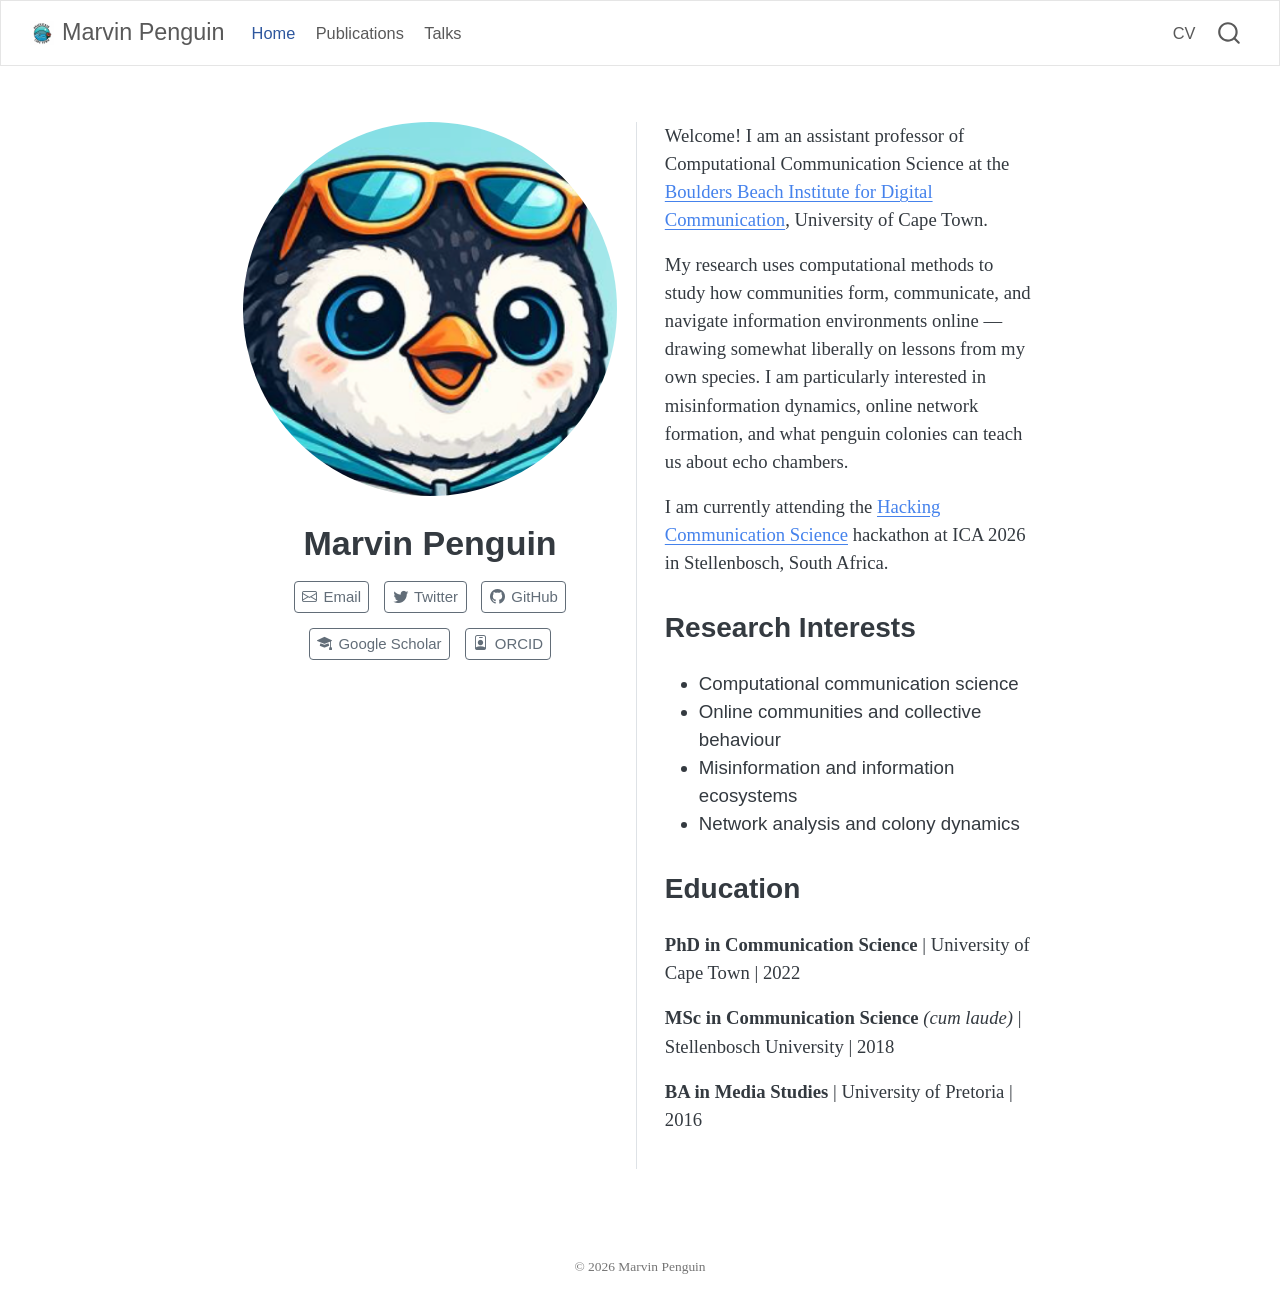
<file: index.html>
<!DOCTYPE html>
<html xmlns="http://www.w3.org/1999/xhtml" lang="en" xml:lang="en"><head>

<meta charset="utf-8">
<meta name="generator" content="quarto-1.9.38">

<meta name="viewport" content="width=device-width, initial-scale=1.0, user-scalable=yes">


<title>Marvin Penguin</title>
<style>
/* Default styles provided by pandoc.
** See https://pandoc.org/MANUAL.html#variables-for-html for config info.
*/
code{white-space: pre-wrap;}
span.smallcaps{font-variant: small-caps;}
div.columns{display: flex; gap: min(4vw, 1.5em);}
div.column{flex: auto; overflow-x: auto;}
div.hanging-indent{margin-left: 1.5em; text-indent: -1.5em;}
ul.task-list{list-style: none;}
ul.task-list li input[type="checkbox"] {
  width: 0.8em;
  margin: 0 0.8em 0.2em -1em; /* quarto-specific, see https://github.com/quarto-dev/quarto-cli/issues/4556 */ 
  vertical-align: middle;
}
</style>


<script src="site_libs/quarto-nav/quarto-nav.js"></script>
<script src="site_libs/quarto-nav/headroom.min.js"></script>
<script src="site_libs/clipboard/clipboard.min.js"></script>
<script src="site_libs/quarto-search/autocomplete.umd.js"></script>
<script src="site_libs/quarto-search/fuse.min.js"></script>
<script src="site_libs/quarto-search/quarto-search.js"></script>
<meta name="quarto:offset" content="./">
<script src="site_libs/quarto-html/quarto.js" type="module"></script>
<script src="site_libs/quarto-html/tabsets/tabsets.js" type="module"></script>
<script src="site_libs/quarto-html/popper.min.js"></script>
<script src="site_libs/quarto-html/tippy.umd.min.js"></script>
<link href="site_libs/quarto-html/tippy.css" rel="stylesheet">
<link href="site_libs/quarto-html/quarto-syntax-highlighting-15634bcf2e68342d4ad2dfa704d543f6.css" rel="stylesheet" id="quarto-text-highlighting-styles">
<script src="site_libs/bootstrap/bootstrap.min.js"></script>
<link href="site_libs/bootstrap/bootstrap-icons.css" rel="stylesheet">
<link href="site_libs/bootstrap/bootstrap-e03bc2ed0f64669534409784caf219a5.min.css" rel="stylesheet" append-hash="true" id="quarto-bootstrap" data-mode="light">
<script id="quarto-search-options" type="application/json">{
  "location": "navbar",
  "copy-button": false,
  "collapse-after": 3,
  "panel-placement": "end",
  "type": "overlay",
  "limit": 50,
  "keyboard-shortcut": [
    "f",
    "/",
    "s"
  ],
  "show-item-context": false,
  "language": {
    "search-no-results-text": "No results",
    "search-matching-documents-text": "matching documents",
    "search-copy-link-title": "Copy link to search",
    "search-hide-matches-text": "Hide additional matches",
    "search-more-match-text": "more match in this document",
    "search-more-matches-text": "more matches in this document",
    "search-clear-button-title": "Clear",
    "search-text-placeholder": "",
    "search-detached-cancel-button-title": "Cancel",
    "search-submit-button-title": "Submit",
    "search-label": "Search"
  }
}</script>


<link rel="stylesheet" href="styles.css">
</head>

<body class="nav-fixed fullcontent quarto-light">

<div id="quarto-search-results"></div>
  <header id="quarto-header" class="headroom fixed-top">
    <nav class="navbar navbar-expand-lg " data-bs-theme="dark">
      <div class="navbar-container container-fluid">
      <div class="navbar-brand-container mx-auto">
    <a href="./index.html" class="navbar-brand navbar-brand-logo">
    <img src="./logo.png" alt="" class="navbar-logo light-content">
    <img src="./logo.png" alt="" class="navbar-logo dark-content">
    </a>
    <a class="navbar-brand" href="./index.html">
    <span class="navbar-title">Marvin Penguin</span>
    </a>
  </div>
            <div id="quarto-search" class="" title="Search"></div>
          <button class="navbar-toggler" type="button" data-bs-toggle="collapse" data-bs-target="#navbarCollapse" aria-controls="navbarCollapse" role="menu" aria-expanded="false" aria-label="Toggle navigation" onclick="if (window.quartoToggleHeadroom) { window.quartoToggleHeadroom(); }">
  <span class="navbar-toggler-icon"></span>
</button>
          <div class="collapse navbar-collapse" id="navbarCollapse">
            <ul class="navbar-nav navbar-nav-scroll me-auto">
  <li class="nav-item">
    <a class="nav-link active" href="./index.html" aria-current="page"> 
<span class="menu-text">Home</span></a>
  </li>  
  <li class="nav-item">
    <a class="nav-link" href="./publications.html"> 
<span class="menu-text">Publications</span></a>
  </li>  
  <li class="nav-item">
    <a class="nav-link" href="./talks.html"> 
<span class="menu-text">Talks</span></a>
  </li>  
</ul>
            <ul class="navbar-nav navbar-nav-scroll ms-auto">
  <li class="nav-item">
    <a class="nav-link" href="./cv.html"> 
<span class="menu-text">CV</span></a>
  </li>  
</ul>
          </div> <!-- /navcollapse -->
            <div class="quarto-navbar-tools">
</div>
      </div> <!-- /container-fluid -->
    </nav>
</header>
<!-- content -->
<div id="quarto-content" class="quarto-container page-columns page-rows-contents page-layout-article page-navbar">
<!-- sidebar -->
<!-- margin-sidebar -->
    
<!-- main -->
<div class="quarto-about-trestles">
  <div class="about-entity">
    <img src="profile.png" class="about-image
  round " style="height: 20em; width: 20em;">
<header id="title-block-header" class="quarto-title-block default">
<div class="quarto-title">
<h1 class="title">Marvin Penguin</h1>
</div>
<div class="quarto-title-meta">
  </div>
</header>
    <div class="about-links">
  <a href="mailto:m.penguin@uct.ac.za" class="about-link" rel="" target="">
    <i class="bi bi-envelope"></i>
     <span class="about-link-text">Email</span>
  </a>
  <a href="https://twitter.com/MarvinPenguin" class="about-link" rel="" target="">
    <i class="bi bi-twitter"></i>
     <span class="about-link-text">Twitter</span>
  </a>
  <a href="https://github.com/MarvinPenguin" class="about-link" rel="" target="">
    <i class="bi bi-github"></i>
     <span class="about-link-text">GitHub</span>
  </a>
  <a href="https://scholar.google.com" class="about-link" rel="" target="">
    <i class="bi bi-mortarboard-fill"></i>
     <span class="about-link-text">Google Scholar</span>
  </a>
  <a href="https://orcid.org/0000-0000-0000-0000" class="about-link" rel="" target="">
    <i class="bi bi-person-badge"></i>
     <span class="about-link-text">ORCID</span>
  </a>
</div>
  </div>
  <div class="about-contents"><main class="content" id="quarto-document-content">
<p>Welcome! I am an assistant professor of Computational Communication Science at the <a href="https://example.edu">Boulders Beach Institute for Digital Communication</a>, University of Cape Town.</p>
<p>My research uses computational methods to study how communities form, communicate, and navigate information environments online — drawing somewhat liberally on lessons from my own species. I am particularly interested in misinformation dynamics, online network formation, and what penguin colonies can teach us about echo chambers.</p>
<p>I am currently attending the <a href="https://hackingcommsci.org">Hacking Communication Science</a> hackathon at ICA 2026 in Stellenbosch, South Africa.</p>
<section id="research-interests" class="level2">
<h2 data-anchor-id="research-interests">Research Interests</h2>
<ul>
<li>Computational communication science</li>
<li>Online communities and collective behaviour</li>
<li>Misinformation and information ecosystems</li>
<li>Network analysis and colony dynamics</li>
</ul>
</section>
<section id="education" class="level2">
<h2 data-anchor-id="education">Education</h2>
<p><strong>PhD in Communication Science</strong> | University of Cape Town | 2022</p>
<p><strong>MSc in Communication Science</strong> <em>(cum laude)</em> | Stellenbosch University | 2018</p>
<p><strong>BA in Media Studies</strong> | University of Pretoria | 2016</p>


</section>
</main></div>
</div>
 <!-- /main -->
<script id="quarto-html-after-body" type="application/javascript">
  window.document.addEventListener("DOMContentLoaded", function (event) {
    const isCodeAnnotation = (el) => {
      for (const clz of el.classList) {
        if (clz.startsWith('code-annotation-')) {                     
          return true;
        }
      }
      return false;
    }
    const onCopySuccess = function(e) {
      // button target
      const button = e.trigger;
      // don't keep focus
      button.blur();
      // flash "checked"
      button.classList.add('code-copy-button-checked');
      var currentTitle = button.getAttribute("title");
      button.setAttribute("title", "Copied!");
      let tooltip;
      if (window.bootstrap) {
        button.setAttribute("data-bs-toggle", "tooltip");
        button.setAttribute("data-bs-placement", "left");
        button.setAttribute("data-bs-title", "Copied!");
        tooltip = new bootstrap.Tooltip(button, 
          { trigger: "manual", 
            customClass: "code-copy-button-tooltip",
            offset: [0, -8]});
        tooltip.show();    
      }
      setTimeout(function() {
        if (tooltip) {
          tooltip.hide();
          button.removeAttribute("data-bs-title");
          button.removeAttribute("data-bs-toggle");
          button.removeAttribute("data-bs-placement");
        }
        button.setAttribute("title", currentTitle);
        button.classList.remove('code-copy-button-checked');
      }, 1000);
      // clear code selection
      e.clearSelection();
    }
    const getTextToCopy = function(trigger) {
      const outerScaffold = trigger.parentElement.cloneNode(true);
      const codeEl = outerScaffold.querySelector('code');
      for (const childEl of codeEl.children) {
        if (isCodeAnnotation(childEl)) {
          childEl.remove();
        }
      }
      return codeEl.innerText;
    }
    const clipboard = new window.ClipboardJS('.code-copy-button:not([data-in-quarto-modal])', {
      text: getTextToCopy
    });
    clipboard.on('success', onCopySuccess);
    if (window.document.getElementById('quarto-embedded-source-code-modal')) {
      const clipboardModal = new window.ClipboardJS('.code-copy-button[data-in-quarto-modal]', {
        text: getTextToCopy,
        container: window.document.getElementById('quarto-embedded-source-code-modal')
      });
      clipboardModal.on('success', onCopySuccess);
    }
      var localhostRegex = new RegExp(/^(?:http|https):\/\/localhost\:?[0-9]*\//);
      var mailtoRegex = new RegExp(/^mailto:/);
        var filterRegex = new RegExp("https:\/\/FeLoe\.github\.io\/workshop-quarto-website\/");
      var isInternal = (href) => {
          return filterRegex.test(href) || localhostRegex.test(href) || mailtoRegex.test(href);
      }
      // Inspect non-navigation links and adorn them if external
     var links = window.document.querySelectorAll('a[href]:not(.nav-link):not(.navbar-brand):not(.toc-action):not(.sidebar-link):not(.sidebar-item-toggle):not(.pagination-link):not(.no-external):not([aria-hidden]):not(.dropdown-item):not(.quarto-navigation-tool):not(.about-link)');
      for (var i=0; i<links.length; i++) {
        const link = links[i];
        if (!isInternal(link.href)) {
          // undo the damage that might have been done by quarto-nav.js in the case of
          // links that we want to consider external
          if (link.dataset.originalHref !== undefined) {
            link.href = link.dataset.originalHref;
          }
        }
      }
    function tippyHover(el, contentFn, onTriggerFn, onUntriggerFn) {
      const config = {
        allowHTML: true,
        maxWidth: 500,
        delay: 100,
        arrow: false,
        appendTo: function(el) {
            return el.parentElement;
        },
        interactive: true,
        interactiveBorder: 10,
        theme: 'quarto',
        placement: 'bottom-start',
      };
      if (contentFn) {
        config.content = contentFn;
      }
      if (onTriggerFn) {
        config.onTrigger = onTriggerFn;
      }
      if (onUntriggerFn) {
        config.onUntrigger = onUntriggerFn;
      }
      window.tippy(el, config); 
    }
    const noterefs = window.document.querySelectorAll('a[role="doc-noteref"]');
    for (var i=0; i<noterefs.length; i++) {
      const ref = noterefs[i];
      tippyHover(ref, function() {
        // use id or data attribute instead here
        let href = ref.getAttribute('data-footnote-href') || ref.getAttribute('href');
        try { href = new URL(href).hash; } catch {}
        const id = href.replace(/^#\/?/, "");
        const note = window.document.getElementById(id);
        if (note) {
          return note.innerHTML;
        } else {
          return "";
        }
      });
    }
    const xrefs = window.document.querySelectorAll('a.quarto-xref');
    const processXRef = (id, note) => {
      // Strip column container classes
      const stripColumnClz = (el) => {
        el.classList.remove("page-full", "page-columns");
        if (el.children) {
          for (const child of el.children) {
            stripColumnClz(child);
          }
        }
      }
      stripColumnClz(note)
      if (id === null || id.startsWith('sec-')) {
        // Special case sections, only their first couple elements
        const container = document.createElement("div");
        if (note.children && note.children.length > 2) {
          container.appendChild(note.children[0].cloneNode(true));
          for (let i = 1; i < note.children.length; i++) {
            const child = note.children[i];
            if (child.tagName === "P" && child.innerText === "") {
              continue;
            } else {
              container.appendChild(child.cloneNode(true));
              break;
            }
          }
          if (window.Quarto?.typesetMath) {
            window.Quarto.typesetMath(container);
          }
          return container.innerHTML
        } else {
          if (window.Quarto?.typesetMath) {
            window.Quarto.typesetMath(note);
          }
          return note.innerHTML;
        }
      } else {
        // Remove any anchor links if they are present
        const anchorLink = note.querySelector('a.anchorjs-link');
        if (anchorLink) {
          anchorLink.remove();
        }
        if (window.Quarto?.typesetMath) {
          window.Quarto.typesetMath(note);
        }
        if (note.classList.contains("callout")) {
          return note.outerHTML;
        } else {
          return note.innerHTML;
        }
      }
    }
    for (var i=0; i<xrefs.length; i++) {
      const xref = xrefs[i];
      tippyHover(xref, undefined, function(instance) {
        instance.disable();
        let url = xref.getAttribute('href');
        let hash = undefined; 
        if (url.startsWith('#')) {
          hash = url;
        } else {
          try { hash = new URL(url).hash; } catch {}
        }
        if (hash) {
          const id = hash.replace(/^#\/?/, "");
          const note = window.document.getElementById(id);
          if (note !== null) {
            try {
              const html = processXRef(id, note.cloneNode(true));
              instance.setContent(html);
            } finally {
              instance.enable();
              instance.show();
            }
          } else {
            // See if we can fetch this
            fetch(url.split('#')[0])
            .then(res => res.text())
            .then(html => {
              const parser = new DOMParser();
              const htmlDoc = parser.parseFromString(html, "text/html");
              const note = htmlDoc.getElementById(id);
              if (note !== null) {
                const html = processXRef(id, note);
                instance.setContent(html);
              } 
            }).finally(() => {
              instance.enable();
              instance.show();
            });
          }
        } else {
          // See if we can fetch a full url (with no hash to target)
          // This is a special case and we should probably do some content thinning / targeting
          fetch(url)
          .then(res => res.text())
          .then(html => {
            const parser = new DOMParser();
            const htmlDoc = parser.parseFromString(html, "text/html");
            const note = htmlDoc.querySelector('main.content');
            if (note !== null) {
              // This should only happen for chapter cross references
              // (since there is no id in the URL)
              // remove the first header
              if (note.children.length > 0 && note.children[0].tagName === "HEADER") {
                note.children[0].remove();
              }
              const html = processXRef(null, note);
              instance.setContent(html);
            } 
          }).finally(() => {
            instance.enable();
            instance.show();
          });
        }
      }, function(instance) {
      });
    }
        let selectedAnnoteEl;
        const selectorForAnnotation = ( cell, annotation) => {
          let cellAttr = 'data-code-cell="' + cell + '"';
          let lineAttr = 'data-code-annotation="' +  annotation + '"';
          const selector = 'span[' + cellAttr + '][' + lineAttr + ']';
          return selector;
        }
        const selectCodeLines = (annoteEl) => {
          const doc = window.document;
          const targetCell = annoteEl.getAttribute("data-target-cell");
          const targetAnnotation = annoteEl.getAttribute("data-target-annotation");
          const annoteSpan = window.document.querySelector(selectorForAnnotation(targetCell, targetAnnotation));
          const lines = annoteSpan.getAttribute("data-code-lines").split(",");
          const lineIds = lines.map((line) => {
            return targetCell + "-" + line;
          })
          let top = null;
          let height = null;
          let parent = null;
          if (lineIds.length > 0) {
              //compute the position of the single el (top and bottom and make a div)
              const el = window.document.getElementById(lineIds[0]);
              top = el.offsetTop;
              height = el.offsetHeight;
              parent = el.parentElement.parentElement;
            if (lineIds.length > 1) {
              const lastEl = window.document.getElementById(lineIds[lineIds.length - 1]);
              const bottom = lastEl.offsetTop + lastEl.offsetHeight;
              height = bottom - top;
            }
            if (top !== null && height !== null && parent !== null) {
              // cook up a div (if necessary) and position it 
              let div = window.document.getElementById("code-annotation-line-highlight");
              if (div === null) {
                div = window.document.createElement("div");
                div.setAttribute("id", "code-annotation-line-highlight");
                div.style.position = 'absolute';
                parent.appendChild(div);
              }
              div.style.top = top - 2 + "px";
              div.style.height = height + 4 + "px";
              div.style.left = 0;
              let gutterDiv = window.document.getElementById("code-annotation-line-highlight-gutter");
              if (gutterDiv === null) {
                gutterDiv = window.document.createElement("div");
                gutterDiv.setAttribute("id", "code-annotation-line-highlight-gutter");
                gutterDiv.style.position = 'absolute';
                const codeCell = window.document.getElementById(targetCell);
                const gutter = codeCell.querySelector('.code-annotation-gutter');
                gutter.appendChild(gutterDiv);
              }
              gutterDiv.style.top = top - 2 + "px";
              gutterDiv.style.height = height + 4 + "px";
            }
            selectedAnnoteEl = annoteEl;
          }
        };
        const unselectCodeLines = () => {
          const elementsIds = ["code-annotation-line-highlight", "code-annotation-line-highlight-gutter"];
          elementsIds.forEach((elId) => {
            const div = window.document.getElementById(elId);
            if (div) {
              div.remove();
            }
          });
          selectedAnnoteEl = undefined;
        };
          // Handle positioning of the toggle
      window.addEventListener(
        "resize",
        throttle(() => {
          elRect = undefined;
          if (selectedAnnoteEl) {
            selectCodeLines(selectedAnnoteEl);
          }
        }, 10)
      );
      function throttle(fn, ms) {
      let throttle = false;
      let timer;
        return (...args) => {
          if(!throttle) { // first call gets through
              fn.apply(this, args);
              throttle = true;
          } else { // all the others get throttled
              if(timer) clearTimeout(timer); // cancel #2
              timer = setTimeout(() => {
                fn.apply(this, args);
                timer = throttle = false;
              }, ms);
          }
        };
      }
        // Attach click handler to the DT
        const annoteDls = window.document.querySelectorAll('dt[data-target-cell]');
        for (const annoteDlNode of annoteDls) {
          annoteDlNode.addEventListener('click', (event) => {
            const clickedEl = event.target;
            if (clickedEl !== selectedAnnoteEl) {
              unselectCodeLines();
              const activeEl = window.document.querySelector('dt[data-target-cell].code-annotation-active');
              if (activeEl) {
                activeEl.classList.remove('code-annotation-active');
              }
              selectCodeLines(clickedEl);
              clickedEl.classList.add('code-annotation-active');
            } else {
              // Unselect the line
              unselectCodeLines();
              clickedEl.classList.remove('code-annotation-active');
            }
          });
        }
    const findCites = (el) => {
      const parentEl = el.parentElement;
      if (parentEl) {
        const cites = parentEl.dataset.cites;
        if (cites) {
          return {
            el,
            cites: cites.split(' ')
          };
        } else {
          return findCites(el.parentElement)
        }
      } else {
        return undefined;
      }
    };
    var bibliorefs = window.document.querySelectorAll('a[role="doc-biblioref"]');
    for (var i=0; i<bibliorefs.length; i++) {
      const ref = bibliorefs[i];
      const citeInfo = findCites(ref);
      if (citeInfo) {
        tippyHover(citeInfo.el, function() {
          var popup = window.document.createElement('div');
          citeInfo.cites.forEach(function(cite) {
            var citeDiv = window.document.createElement('div');
            citeDiv.classList.add('hanging-indent');
            citeDiv.classList.add('csl-entry');
            var biblioDiv = window.document.getElementById('ref-' + cite);
            if (biblioDiv) {
              citeDiv.innerHTML = biblioDiv.innerHTML;
            }
            popup.appendChild(citeDiv);
          });
          return popup.innerHTML;
        });
      }
    }
  });
  </script>
</div> <!-- /content -->
<footer class="footer">
  <div class="nav-footer">
    <div class="nav-footer-left">
      &nbsp;
    </div>   
    <div class="nav-footer-center">
<p>© 2026 Marvin Penguin</p>
</div>
    <div class="nav-footer-right">
      &nbsp;
    </div>
  </div>
</footer>




</body></html>
</file>
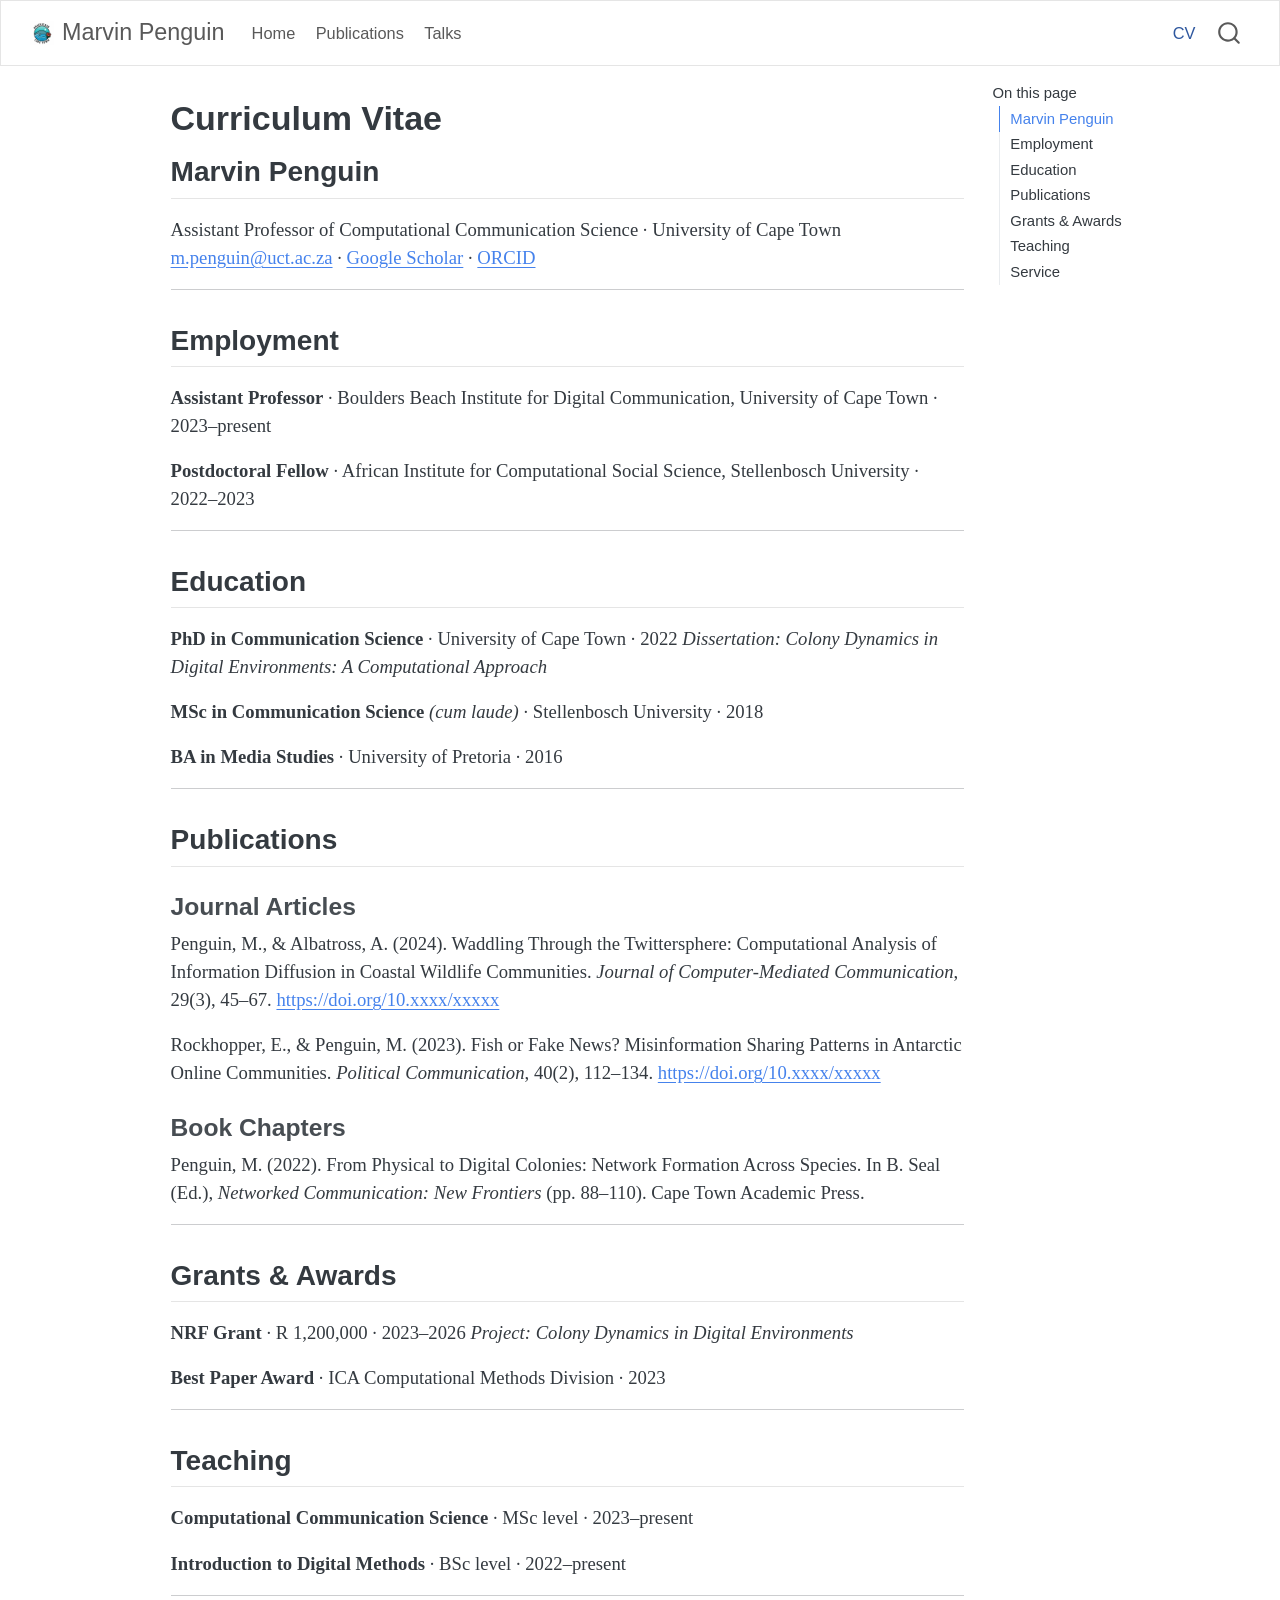
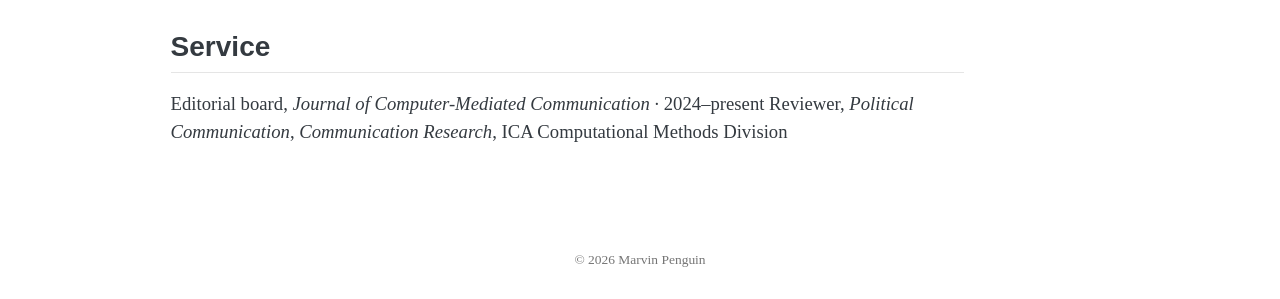
<file: cv.html>
<!DOCTYPE html>
<html xmlns="http://www.w3.org/1999/xhtml" lang="en" xml:lang="en"><head>

<meta charset="utf-8">
<meta name="generator" content="quarto-1.9.38">

<meta name="viewport" content="width=device-width, initial-scale=1.0, user-scalable=yes">


<title>Curriculum Vitae – Marvin Penguin</title>
<style>
/* Default styles provided by pandoc.
** See https://pandoc.org/MANUAL.html#variables-for-html for config info.
*/
code{white-space: pre-wrap;}
span.smallcaps{font-variant: small-caps;}
div.columns{display: flex; gap: min(4vw, 1.5em);}
div.column{flex: auto; overflow-x: auto;}
div.hanging-indent{margin-left: 1.5em; text-indent: -1.5em;}
ul.task-list{list-style: none;}
ul.task-list li input[type="checkbox"] {
  width: 0.8em;
  margin: 0 0.8em 0.2em -1em; /* quarto-specific, see https://github.com/quarto-dev/quarto-cli/issues/4556 */ 
  vertical-align: middle;
}
</style>


<script src="site_libs/quarto-nav/quarto-nav.js"></script>
<script src="site_libs/quarto-nav/headroom.min.js"></script>
<script src="site_libs/clipboard/clipboard.min.js"></script>
<script src="site_libs/quarto-search/autocomplete.umd.js"></script>
<script src="site_libs/quarto-search/fuse.min.js"></script>
<script src="site_libs/quarto-search/quarto-search.js"></script>
<meta name="quarto:offset" content="./">
<script src="site_libs/quarto-html/quarto.js" type="module"></script>
<script src="site_libs/quarto-html/tabsets/tabsets.js" type="module"></script>
<script src="site_libs/quarto-html/popper.min.js"></script>
<script src="site_libs/quarto-html/tippy.umd.min.js"></script>
<script src="site_libs/quarto-html/anchor.min.js"></script>
<link href="site_libs/quarto-html/tippy.css" rel="stylesheet">
<link href="site_libs/quarto-html/quarto-syntax-highlighting-15634bcf2e68342d4ad2dfa704d543f6.css" rel="stylesheet" id="quarto-text-highlighting-styles">
<script src="site_libs/bootstrap/bootstrap.min.js"></script>
<link href="site_libs/bootstrap/bootstrap-icons.css" rel="stylesheet">
<link href="site_libs/bootstrap/bootstrap-e03bc2ed0f64669534409784caf219a5.min.css" rel="stylesheet" append-hash="true" id="quarto-bootstrap" data-mode="light">
<script id="quarto-search-options" type="application/json">{
  "location": "navbar",
  "copy-button": false,
  "collapse-after": 3,
  "panel-placement": "end",
  "type": "overlay",
  "limit": 50,
  "keyboard-shortcut": [
    "f",
    "/",
    "s"
  ],
  "show-item-context": false,
  "language": {
    "search-no-results-text": "No results",
    "search-matching-documents-text": "matching documents",
    "search-copy-link-title": "Copy link to search",
    "search-hide-matches-text": "Hide additional matches",
    "search-more-match-text": "more match in this document",
    "search-more-matches-text": "more matches in this document",
    "search-clear-button-title": "Clear",
    "search-text-placeholder": "",
    "search-detached-cancel-button-title": "Cancel",
    "search-submit-button-title": "Submit",
    "search-label": "Search"
  }
}</script>


<link rel="stylesheet" href="styles.css">
</head>

<body class="nav-fixed quarto-light">

<div id="quarto-search-results"></div>
  <header id="quarto-header" class="headroom fixed-top">
    <nav class="navbar navbar-expand-lg " data-bs-theme="dark">
      <div class="navbar-container container-fluid">
      <div class="navbar-brand-container mx-auto">
    <a href="./index.html" class="navbar-brand navbar-brand-logo">
    <img src="./logo.png" alt="" class="navbar-logo light-content">
    <img src="./logo.png" alt="" class="navbar-logo dark-content">
    </a>
    <a class="navbar-brand" href="./index.html">
    <span class="navbar-title">Marvin Penguin</span>
    </a>
  </div>
            <div id="quarto-search" class="" title="Search"></div>
          <button class="navbar-toggler" type="button" data-bs-toggle="collapse" data-bs-target="#navbarCollapse" aria-controls="navbarCollapse" role="menu" aria-expanded="false" aria-label="Toggle navigation" onclick="if (window.quartoToggleHeadroom) { window.quartoToggleHeadroom(); }">
  <span class="navbar-toggler-icon"></span>
</button>
          <div class="collapse navbar-collapse" id="navbarCollapse">
            <ul class="navbar-nav navbar-nav-scroll me-auto">
  <li class="nav-item">
    <a class="nav-link" href="./index.html"> 
<span class="menu-text">Home</span></a>
  </li>  
  <li class="nav-item">
    <a class="nav-link" href="./publications.html"> 
<span class="menu-text">Publications</span></a>
  </li>  
  <li class="nav-item">
    <a class="nav-link" href="./talks.html"> 
<span class="menu-text">Talks</span></a>
  </li>  
</ul>
            <ul class="navbar-nav navbar-nav-scroll ms-auto">
  <li class="nav-item">
    <a class="nav-link active" href="./cv.html" aria-current="page"> 
<span class="menu-text">CV</span></a>
  </li>  
</ul>
          </div> <!-- /navcollapse -->
            <div class="quarto-navbar-tools">
</div>
      </div> <!-- /container-fluid -->
    </nav>
</header>
<!-- content -->
<div id="quarto-content" class="quarto-container page-columns page-rows-contents page-layout-article page-navbar">
<!-- sidebar -->
<!-- margin-sidebar -->
    <div id="quarto-margin-sidebar" class="sidebar margin-sidebar">
        <nav id="TOC" role="doc-toc" class="toc-active">
    <h2 id="toc-title">On this page</h2>
   
  <ul class="collapse">
  <li><a href="#marvin-penguin" id="toc-marvin-penguin" class="nav-link active" data-scroll-target="#marvin-penguin">Marvin Penguin</a></li>
  <li><a href="#employment" id="toc-employment" class="nav-link" data-scroll-target="#employment">Employment</a></li>
  <li><a href="#education" id="toc-education" class="nav-link" data-scroll-target="#education">Education</a></li>
  <li><a href="#publications" id="toc-publications" class="nav-link" data-scroll-target="#publications">Publications</a></li>
  <li><a href="#grants-awards" id="toc-grants-awards" class="nav-link" data-scroll-target="#grants-awards">Grants &amp; Awards</a></li>
  <li><a href="#teaching" id="toc-teaching" class="nav-link" data-scroll-target="#teaching">Teaching</a></li>
  <li><a href="#service" id="toc-service" class="nav-link" data-scroll-target="#service">Service</a></li>
  </ul>
</nav>
    </div>
<!-- main -->
<main class="content" id="quarto-document-content">

<header id="title-block-header" class="quarto-title-block default">
<div class="quarto-title">
<h1 class="title">Curriculum Vitae</h1>
</div>



<div class="quarto-title-meta">

    
  
    
  </div>
  


</header>


<section id="marvin-penguin" class="level2">
<h2 class="anchored" data-anchor-id="marvin-penguin">Marvin Penguin</h2>
<p>Assistant Professor of Computational Communication Science · University of Cape Town <a href="mailto:m.penguin@uct.ac.za">m.penguin@uct.ac.za</a> · <a href="https://scholar.google.com">Google Scholar</a> · <a href="https://orcid.org/0000-0000-0000-0000">ORCID</a></p>
<hr>
</section>
<section id="employment" class="level2">
<h2 class="anchored" data-anchor-id="employment">Employment</h2>
<p><strong>Assistant Professor</strong> · Boulders Beach Institute for Digital Communication, University of Cape Town · 2023–present</p>
<p><strong>Postdoctoral Fellow</strong> · African Institute for Computational Social Science, Stellenbosch University · 2022–2023</p>
<hr>
</section>
<section id="education" class="level2">
<h2 class="anchored" data-anchor-id="education">Education</h2>
<p><strong>PhD in Communication Science</strong> · University of Cape Town · 2022 <em>Dissertation: Colony Dynamics in Digital Environments: A Computational Approach</em></p>
<p><strong>MSc in Communication Science</strong> <em>(cum laude)</em> · Stellenbosch University · 2018</p>
<p><strong>BA in Media Studies</strong> · University of Pretoria · 2016</p>
<hr>
</section>
<section id="publications" class="level2">
<h2 class="anchored" data-anchor-id="publications">Publications</h2>
<section id="journal-articles" class="level3">
<h3 class="anchored" data-anchor-id="journal-articles">Journal Articles</h3>
<p>Penguin, M., &amp; Albatross, A. (2024). Waddling Through the Twittersphere: Computational Analysis of Information Diffusion in Coastal Wildlife Communities. <em>Journal of Computer-Mediated Communication</em>, 29(3), 45–67. <a href="https://doi.org/10.xxxx/xxxxx" class="uri">https://doi.org/10.xxxx/xxxxx</a></p>
<p>Rockhopper, E., &amp; Penguin, M. (2023). Fish or Fake News? Misinformation Sharing Patterns in Antarctic Online Communities. <em>Political Communication</em>, 40(2), 112–134. <a href="https://doi.org/10.xxxx/xxxxx" class="uri">https://doi.org/10.xxxx/xxxxx</a></p>
</section>
<section id="book-chapters" class="level3">
<h3 class="anchored" data-anchor-id="book-chapters">Book Chapters</h3>
<p>Penguin, M. (2022). From Physical to Digital Colonies: Network Formation Across Species. In B. Seal (Ed.), <em>Networked Communication: New Frontiers</em> (pp.&nbsp;88–110). Cape Town Academic Press.</p>
<hr>
</section>
</section>
<section id="grants-awards" class="level2">
<h2 class="anchored" data-anchor-id="grants-awards">Grants &amp; Awards</h2>
<p><strong>NRF Grant</strong> · R 1,200,000 · 2023–2026 <em>Project: Colony Dynamics in Digital Environments</em></p>
<p><strong>Best Paper Award</strong> · ICA Computational Methods Division · 2023</p>
<hr>
</section>
<section id="teaching" class="level2">
<h2 class="anchored" data-anchor-id="teaching">Teaching</h2>
<p><strong>Computational Communication Science</strong> · MSc level · 2023–present</p>
<p><strong>Introduction to Digital Methods</strong> · BSc level · 2022–present</p>
<hr>
</section>
<section id="service" class="level2">
<h2 class="anchored" data-anchor-id="service">Service</h2>
<p>Editorial board, <em>Journal of Computer-Mediated Communication</em> · 2024–present Reviewer, <em>Political Communication</em>, <em>Communication Research</em>, ICA Computational Methods Division</p>


</section>

</main> <!-- /main -->
<script id="quarto-html-after-body" type="application/javascript">
  window.document.addEventListener("DOMContentLoaded", function (event) {
    const icon = "";
    const anchorJS = new window.AnchorJS();
    anchorJS.options = {
      placement: 'right',
      icon: icon
    };
    anchorJS.add('.anchored');
    const isCodeAnnotation = (el) => {
      for (const clz of el.classList) {
        if (clz.startsWith('code-annotation-')) {                     
          return true;
        }
      }
      return false;
    }
    const onCopySuccess = function(e) {
      // button target
      const button = e.trigger;
      // don't keep focus
      button.blur();
      // flash "checked"
      button.classList.add('code-copy-button-checked');
      var currentTitle = button.getAttribute("title");
      button.setAttribute("title", "Copied!");
      let tooltip;
      if (window.bootstrap) {
        button.setAttribute("data-bs-toggle", "tooltip");
        button.setAttribute("data-bs-placement", "left");
        button.setAttribute("data-bs-title", "Copied!");
        tooltip = new bootstrap.Tooltip(button, 
          { trigger: "manual", 
            customClass: "code-copy-button-tooltip",
            offset: [0, -8]});
        tooltip.show();    
      }
      setTimeout(function() {
        if (tooltip) {
          tooltip.hide();
          button.removeAttribute("data-bs-title");
          button.removeAttribute("data-bs-toggle");
          button.removeAttribute("data-bs-placement");
        }
        button.setAttribute("title", currentTitle);
        button.classList.remove('code-copy-button-checked');
      }, 1000);
      // clear code selection
      e.clearSelection();
    }
    const getTextToCopy = function(trigger) {
      const outerScaffold = trigger.parentElement.cloneNode(true);
      const codeEl = outerScaffold.querySelector('code');
      for (const childEl of codeEl.children) {
        if (isCodeAnnotation(childEl)) {
          childEl.remove();
        }
      }
      return codeEl.innerText;
    }
    const clipboard = new window.ClipboardJS('.code-copy-button:not([data-in-quarto-modal])', {
      text: getTextToCopy
    });
    clipboard.on('success', onCopySuccess);
    if (window.document.getElementById('quarto-embedded-source-code-modal')) {
      const clipboardModal = new window.ClipboardJS('.code-copy-button[data-in-quarto-modal]', {
        text: getTextToCopy,
        container: window.document.getElementById('quarto-embedded-source-code-modal')
      });
      clipboardModal.on('success', onCopySuccess);
    }
      var localhostRegex = new RegExp(/^(?:http|https):\/\/localhost\:?[0-9]*\//);
      var mailtoRegex = new RegExp(/^mailto:/);
        var filterRegex = new RegExp("https:\/\/FeLoe\.github\.io\/workshop-quarto-website\/");
      var isInternal = (href) => {
          return filterRegex.test(href) || localhostRegex.test(href) || mailtoRegex.test(href);
      }
      // Inspect non-navigation links and adorn them if external
     var links = window.document.querySelectorAll('a[href]:not(.nav-link):not(.navbar-brand):not(.toc-action):not(.sidebar-link):not(.sidebar-item-toggle):not(.pagination-link):not(.no-external):not([aria-hidden]):not(.dropdown-item):not(.quarto-navigation-tool):not(.about-link)');
      for (var i=0; i<links.length; i++) {
        const link = links[i];
        if (!isInternal(link.href)) {
          // undo the damage that might have been done by quarto-nav.js in the case of
          // links that we want to consider external
          if (link.dataset.originalHref !== undefined) {
            link.href = link.dataset.originalHref;
          }
        }
      }
    function tippyHover(el, contentFn, onTriggerFn, onUntriggerFn) {
      const config = {
        allowHTML: true,
        maxWidth: 500,
        delay: 100,
        arrow: false,
        appendTo: function(el) {
            return el.parentElement;
        },
        interactive: true,
        interactiveBorder: 10,
        theme: 'quarto',
        placement: 'bottom-start',
      };
      if (contentFn) {
        config.content = contentFn;
      }
      if (onTriggerFn) {
        config.onTrigger = onTriggerFn;
      }
      if (onUntriggerFn) {
        config.onUntrigger = onUntriggerFn;
      }
      window.tippy(el, config); 
    }
    const noterefs = window.document.querySelectorAll('a[role="doc-noteref"]');
    for (var i=0; i<noterefs.length; i++) {
      const ref = noterefs[i];
      tippyHover(ref, function() {
        // use id or data attribute instead here
        let href = ref.getAttribute('data-footnote-href') || ref.getAttribute('href');
        try { href = new URL(href).hash; } catch {}
        const id = href.replace(/^#\/?/, "");
        const note = window.document.getElementById(id);
        if (note) {
          return note.innerHTML;
        } else {
          return "";
        }
      });
    }
    const xrefs = window.document.querySelectorAll('a.quarto-xref');
    const processXRef = (id, note) => {
      // Strip column container classes
      const stripColumnClz = (el) => {
        el.classList.remove("page-full", "page-columns");
        if (el.children) {
          for (const child of el.children) {
            stripColumnClz(child);
          }
        }
      }
      stripColumnClz(note)
      if (id === null || id.startsWith('sec-')) {
        // Special case sections, only their first couple elements
        const container = document.createElement("div");
        if (note.children && note.children.length > 2) {
          container.appendChild(note.children[0].cloneNode(true));
          for (let i = 1; i < note.children.length; i++) {
            const child = note.children[i];
            if (child.tagName === "P" && child.innerText === "") {
              continue;
            } else {
              container.appendChild(child.cloneNode(true));
              break;
            }
          }
          if (window.Quarto?.typesetMath) {
            window.Quarto.typesetMath(container);
          }
          return container.innerHTML
        } else {
          if (window.Quarto?.typesetMath) {
            window.Quarto.typesetMath(note);
          }
          return note.innerHTML;
        }
      } else {
        // Remove any anchor links if they are present
        const anchorLink = note.querySelector('a.anchorjs-link');
        if (anchorLink) {
          anchorLink.remove();
        }
        if (window.Quarto?.typesetMath) {
          window.Quarto.typesetMath(note);
        }
        if (note.classList.contains("callout")) {
          return note.outerHTML;
        } else {
          return note.innerHTML;
        }
      }
    }
    for (var i=0; i<xrefs.length; i++) {
      const xref = xrefs[i];
      tippyHover(xref, undefined, function(instance) {
        instance.disable();
        let url = xref.getAttribute('href');
        let hash = undefined; 
        if (url.startsWith('#')) {
          hash = url;
        } else {
          try { hash = new URL(url).hash; } catch {}
        }
        if (hash) {
          const id = hash.replace(/^#\/?/, "");
          const note = window.document.getElementById(id);
          if (note !== null) {
            try {
              const html = processXRef(id, note.cloneNode(true));
              instance.setContent(html);
            } finally {
              instance.enable();
              instance.show();
            }
          } else {
            // See if we can fetch this
            fetch(url.split('#')[0])
            .then(res => res.text())
            .then(html => {
              const parser = new DOMParser();
              const htmlDoc = parser.parseFromString(html, "text/html");
              const note = htmlDoc.getElementById(id);
              if (note !== null) {
                const html = processXRef(id, note);
                instance.setContent(html);
              } 
            }).finally(() => {
              instance.enable();
              instance.show();
            });
          }
        } else {
          // See if we can fetch a full url (with no hash to target)
          // This is a special case and we should probably do some content thinning / targeting
          fetch(url)
          .then(res => res.text())
          .then(html => {
            const parser = new DOMParser();
            const htmlDoc = parser.parseFromString(html, "text/html");
            const note = htmlDoc.querySelector('main.content');
            if (note !== null) {
              // This should only happen for chapter cross references
              // (since there is no id in the URL)
              // remove the first header
              if (note.children.length > 0 && note.children[0].tagName === "HEADER") {
                note.children[0].remove();
              }
              const html = processXRef(null, note);
              instance.setContent(html);
            } 
          }).finally(() => {
            instance.enable();
            instance.show();
          });
        }
      }, function(instance) {
      });
    }
        let selectedAnnoteEl;
        const selectorForAnnotation = ( cell, annotation) => {
          let cellAttr = 'data-code-cell="' + cell + '"';
          let lineAttr = 'data-code-annotation="' +  annotation + '"';
          const selector = 'span[' + cellAttr + '][' + lineAttr + ']';
          return selector;
        }
        const selectCodeLines = (annoteEl) => {
          const doc = window.document;
          const targetCell = annoteEl.getAttribute("data-target-cell");
          const targetAnnotation = annoteEl.getAttribute("data-target-annotation");
          const annoteSpan = window.document.querySelector(selectorForAnnotation(targetCell, targetAnnotation));
          const lines = annoteSpan.getAttribute("data-code-lines").split(",");
          const lineIds = lines.map((line) => {
            return targetCell + "-" + line;
          })
          let top = null;
          let height = null;
          let parent = null;
          if (lineIds.length > 0) {
              //compute the position of the single el (top and bottom and make a div)
              const el = window.document.getElementById(lineIds[0]);
              top = el.offsetTop;
              height = el.offsetHeight;
              parent = el.parentElement.parentElement;
            if (lineIds.length > 1) {
              const lastEl = window.document.getElementById(lineIds[lineIds.length - 1]);
              const bottom = lastEl.offsetTop + lastEl.offsetHeight;
              height = bottom - top;
            }
            if (top !== null && height !== null && parent !== null) {
              // cook up a div (if necessary) and position it 
              let div = window.document.getElementById("code-annotation-line-highlight");
              if (div === null) {
                div = window.document.createElement("div");
                div.setAttribute("id", "code-annotation-line-highlight");
                div.style.position = 'absolute';
                parent.appendChild(div);
              }
              div.style.top = top - 2 + "px";
              div.style.height = height + 4 + "px";
              div.style.left = 0;
              let gutterDiv = window.document.getElementById("code-annotation-line-highlight-gutter");
              if (gutterDiv === null) {
                gutterDiv = window.document.createElement("div");
                gutterDiv.setAttribute("id", "code-annotation-line-highlight-gutter");
                gutterDiv.style.position = 'absolute';
                const codeCell = window.document.getElementById(targetCell);
                const gutter = codeCell.querySelector('.code-annotation-gutter');
                gutter.appendChild(gutterDiv);
              }
              gutterDiv.style.top = top - 2 + "px";
              gutterDiv.style.height = height + 4 + "px";
            }
            selectedAnnoteEl = annoteEl;
          }
        };
        const unselectCodeLines = () => {
          const elementsIds = ["code-annotation-line-highlight", "code-annotation-line-highlight-gutter"];
          elementsIds.forEach((elId) => {
            const div = window.document.getElementById(elId);
            if (div) {
              div.remove();
            }
          });
          selectedAnnoteEl = undefined;
        };
          // Handle positioning of the toggle
      window.addEventListener(
        "resize",
        throttle(() => {
          elRect = undefined;
          if (selectedAnnoteEl) {
            selectCodeLines(selectedAnnoteEl);
          }
        }, 10)
      );
      function throttle(fn, ms) {
      let throttle = false;
      let timer;
        return (...args) => {
          if(!throttle) { // first call gets through
              fn.apply(this, args);
              throttle = true;
          } else { // all the others get throttled
              if(timer) clearTimeout(timer); // cancel #2
              timer = setTimeout(() => {
                fn.apply(this, args);
                timer = throttle = false;
              }, ms);
          }
        };
      }
        // Attach click handler to the DT
        const annoteDls = window.document.querySelectorAll('dt[data-target-cell]');
        for (const annoteDlNode of annoteDls) {
          annoteDlNode.addEventListener('click', (event) => {
            const clickedEl = event.target;
            if (clickedEl !== selectedAnnoteEl) {
              unselectCodeLines();
              const activeEl = window.document.querySelector('dt[data-target-cell].code-annotation-active');
              if (activeEl) {
                activeEl.classList.remove('code-annotation-active');
              }
              selectCodeLines(clickedEl);
              clickedEl.classList.add('code-annotation-active');
            } else {
              // Unselect the line
              unselectCodeLines();
              clickedEl.classList.remove('code-annotation-active');
            }
          });
        }
    const findCites = (el) => {
      const parentEl = el.parentElement;
      if (parentEl) {
        const cites = parentEl.dataset.cites;
        if (cites) {
          return {
            el,
            cites: cites.split(' ')
          };
        } else {
          return findCites(el.parentElement)
        }
      } else {
        return undefined;
      }
    };
    var bibliorefs = window.document.querySelectorAll('a[role="doc-biblioref"]');
    for (var i=0; i<bibliorefs.length; i++) {
      const ref = bibliorefs[i];
      const citeInfo = findCites(ref);
      if (citeInfo) {
        tippyHover(citeInfo.el, function() {
          var popup = window.document.createElement('div');
          citeInfo.cites.forEach(function(cite) {
            var citeDiv = window.document.createElement('div');
            citeDiv.classList.add('hanging-indent');
            citeDiv.classList.add('csl-entry');
            var biblioDiv = window.document.getElementById('ref-' + cite);
            if (biblioDiv) {
              citeDiv.innerHTML = biblioDiv.innerHTML;
            }
            popup.appendChild(citeDiv);
          });
          return popup.innerHTML;
        });
      }
    }
  });
  </script>
</div> <!-- /content -->
<footer class="footer">
  <div class="nav-footer">
    <div class="nav-footer-left">
      &nbsp;
    </div>   
    <div class="nav-footer-center">
<p>© 2026 Marvin Penguin</p>
</div>
    <div class="nav-footer-right">
      &nbsp;
    </div>
  </div>
</footer>




</body></html>
</file>
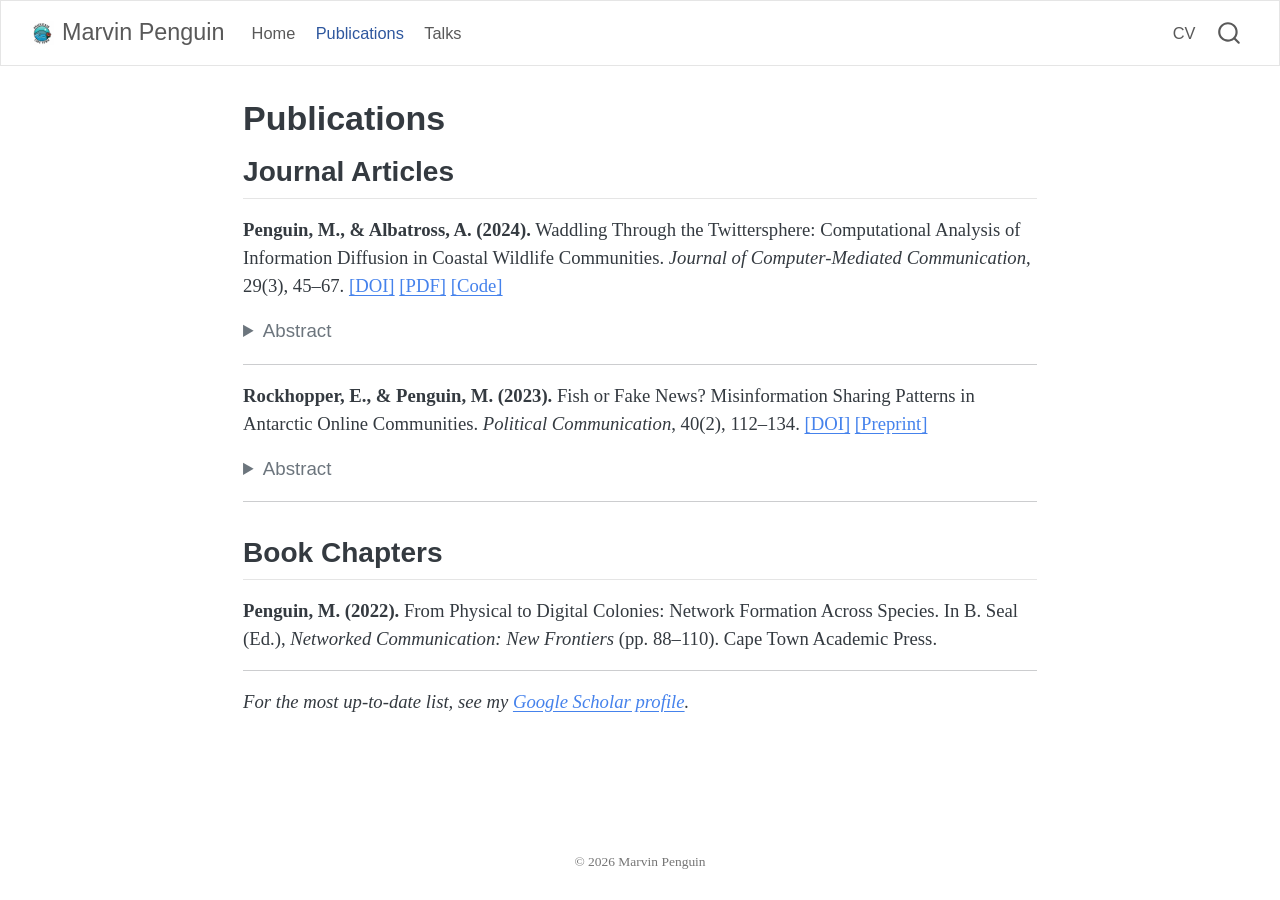
<file: publications.html>
<!DOCTYPE html>
<html xmlns="http://www.w3.org/1999/xhtml" lang="en" xml:lang="en"><head>

<meta charset="utf-8">
<meta name="generator" content="quarto-1.9.38">

<meta name="viewport" content="width=device-width, initial-scale=1.0, user-scalable=yes">


<title>Publications – Marvin Penguin</title>
<style>
/* Default styles provided by pandoc.
** See https://pandoc.org/MANUAL.html#variables-for-html for config info.
*/
code{white-space: pre-wrap;}
span.smallcaps{font-variant: small-caps;}
div.columns{display: flex; gap: min(4vw, 1.5em);}
div.column{flex: auto; overflow-x: auto;}
div.hanging-indent{margin-left: 1.5em; text-indent: -1.5em;}
ul.task-list{list-style: none;}
ul.task-list li input[type="checkbox"] {
  width: 0.8em;
  margin: 0 0.8em 0.2em -1em; /* quarto-specific, see https://github.com/quarto-dev/quarto-cli/issues/4556 */ 
  vertical-align: middle;
}
</style>


<script src="site_libs/quarto-nav/quarto-nav.js"></script>
<script src="site_libs/quarto-nav/headroom.min.js"></script>
<script src="site_libs/clipboard/clipboard.min.js"></script>
<script src="site_libs/quarto-search/autocomplete.umd.js"></script>
<script src="site_libs/quarto-search/fuse.min.js"></script>
<script src="site_libs/quarto-search/quarto-search.js"></script>
<meta name="quarto:offset" content="./">
<script src="site_libs/quarto-html/quarto.js" type="module"></script>
<script src="site_libs/quarto-html/tabsets/tabsets.js" type="module"></script>
<script src="site_libs/quarto-html/popper.min.js"></script>
<script src="site_libs/quarto-html/tippy.umd.min.js"></script>
<script src="site_libs/quarto-html/anchor.min.js"></script>
<link href="site_libs/quarto-html/tippy.css" rel="stylesheet">
<link href="site_libs/quarto-html/quarto-syntax-highlighting-15634bcf2e68342d4ad2dfa704d543f6.css" rel="stylesheet" id="quarto-text-highlighting-styles">
<script src="site_libs/bootstrap/bootstrap.min.js"></script>
<link href="site_libs/bootstrap/bootstrap-icons.css" rel="stylesheet">
<link href="site_libs/bootstrap/bootstrap-e03bc2ed0f64669534409784caf219a5.min.css" rel="stylesheet" append-hash="true" id="quarto-bootstrap" data-mode="light">
<script id="quarto-search-options" type="application/json">{
  "location": "navbar",
  "copy-button": false,
  "collapse-after": 3,
  "panel-placement": "end",
  "type": "overlay",
  "limit": 50,
  "keyboard-shortcut": [
    "f",
    "/",
    "s"
  ],
  "show-item-context": false,
  "language": {
    "search-no-results-text": "No results",
    "search-matching-documents-text": "matching documents",
    "search-copy-link-title": "Copy link to search",
    "search-hide-matches-text": "Hide additional matches",
    "search-more-match-text": "more match in this document",
    "search-more-matches-text": "more matches in this document",
    "search-clear-button-title": "Clear",
    "search-text-placeholder": "",
    "search-detached-cancel-button-title": "Cancel",
    "search-submit-button-title": "Submit",
    "search-label": "Search"
  }
}</script>


<link rel="stylesheet" href="styles.css">
</head>

<body class="nav-fixed fullcontent quarto-light">

<div id="quarto-search-results"></div>
  <header id="quarto-header" class="headroom fixed-top">
    <nav class="navbar navbar-expand-lg " data-bs-theme="dark">
      <div class="navbar-container container-fluid">
      <div class="navbar-brand-container mx-auto">
    <a href="./index.html" class="navbar-brand navbar-brand-logo">
    <img src="./logo.png" alt="" class="navbar-logo light-content">
    <img src="./logo.png" alt="" class="navbar-logo dark-content">
    </a>
    <a class="navbar-brand" href="./index.html">
    <span class="navbar-title">Marvin Penguin</span>
    </a>
  </div>
            <div id="quarto-search" class="" title="Search"></div>
          <button class="navbar-toggler" type="button" data-bs-toggle="collapse" data-bs-target="#navbarCollapse" aria-controls="navbarCollapse" role="menu" aria-expanded="false" aria-label="Toggle navigation" onclick="if (window.quartoToggleHeadroom) { window.quartoToggleHeadroom(); }">
  <span class="navbar-toggler-icon"></span>
</button>
          <div class="collapse navbar-collapse" id="navbarCollapse">
            <ul class="navbar-nav navbar-nav-scroll me-auto">
  <li class="nav-item">
    <a class="nav-link" href="./index.html"> 
<span class="menu-text">Home</span></a>
  </li>  
  <li class="nav-item">
    <a class="nav-link active" href="./publications.html" aria-current="page"> 
<span class="menu-text">Publications</span></a>
  </li>  
  <li class="nav-item">
    <a class="nav-link" href="./talks.html"> 
<span class="menu-text">Talks</span></a>
  </li>  
</ul>
            <ul class="navbar-nav navbar-nav-scroll ms-auto">
  <li class="nav-item">
    <a class="nav-link" href="./cv.html"> 
<span class="menu-text">CV</span></a>
  </li>  
</ul>
          </div> <!-- /navcollapse -->
            <div class="quarto-navbar-tools">
</div>
      </div> <!-- /container-fluid -->
    </nav>
</header>
<!-- content -->
<div id="quarto-content" class="quarto-container page-columns page-rows-contents page-layout-article page-navbar">
<!-- sidebar -->
<!-- margin-sidebar -->
    
<!-- main -->
<main class="content" id="quarto-document-content">

<header id="title-block-header" class="quarto-title-block default">
<div class="quarto-title">
<h1 class="title">Publications</h1>
</div>



<div class="quarto-title-meta">

    
  
    
  </div>
  


</header>


<section id="journal-articles" class="level2">
<h2 class="anchored" data-anchor-id="journal-articles">Journal Articles</h2>
<p><strong>Penguin, M., &amp; Albatross, A. (2024).</strong> Waddling Through the Twittersphere: Computational Analysis of Information Diffusion in Coastal Wildlife Communities. <em>Journal of Computer-Mediated Communication</em>, 29(3), 45–67. <a href="https://doi.org/10.xxxx/xxxxx">[DOI]</a> <a href="papers/penguin2024.pdf">[PDF]</a> <a href="https://github.com/MarvinPenguin/twittersphere-study">[Code]</a></p>
<!-- To link a PDF: create a papers/ folder in your repo root, add your PDF there,
     and update the filename above. Remove the [[PDF]] link if you don't have one. -->
<details>
<summary>
Abstract
</summary>
<p>Using a computational approach to analyse 2.3 million posts, we examine how information spreads through online communities adjacent to wildlife conservation. Findings suggest that network topology in penguin-adjacent Twitter communities mirrors flocking patterns observed in physical colonies — with high clustering, rapid cascade formation, and susceptibility to coordinated misinformation. Implications for computational communication science and conservation communication are discussed.</p>
<strong>Keywords:</strong> computational methods, information diffusion, wildlife communication, misinformation
</details>
<hr>
<p><strong>Rockhopper, E., &amp; Penguin, M. (2023).</strong> Fish or Fake News? Misinformation Sharing Patterns in Antarctic Online Communities. <em>Political Communication</em>, 40(2), 112–134. <a href="https://doi.org/10.xxxx/xxxxx">[DOI]</a> <a href="https://osf.io/xxxxx">[Preprint]</a></p>
<details>
<summary>
Abstract
</summary>
<p>This study examines misinformation sharing in online communities centred around Antarctic wildlife, using a mixed-methods approach combining automated content analysis with network mapping. We find that communities sharing misinformation about penguin conservation exhibit structural properties consistent with echo chambers, including low bridging capital and high internal density.</p>
<strong>Keywords:</strong> misinformation, echo chambers, political communication, network analysis
</details>
<hr>
</section>
<section id="book-chapters" class="level2">
<h2 class="anchored" data-anchor-id="book-chapters">Book Chapters</h2>
<p><strong>Penguin, M. (2022).</strong> From Physical to Digital Colonies: Network Formation Across Species. In B. Seal (Ed.), <em>Networked Communication: New Frontiers</em> (pp.&nbsp;88–110). Cape Town Academic Press.</p>
<hr>
<p><em>For the most up-to-date list, see my <a href="https://scholar.google.com">Google Scholar profile</a>.</em></p>


</section>

</main> <!-- /main -->
<script id="quarto-html-after-body" type="application/javascript">
  window.document.addEventListener("DOMContentLoaded", function (event) {
    const icon = "";
    const anchorJS = new window.AnchorJS();
    anchorJS.options = {
      placement: 'right',
      icon: icon
    };
    anchorJS.add('.anchored');
    const isCodeAnnotation = (el) => {
      for (const clz of el.classList) {
        if (clz.startsWith('code-annotation-')) {                     
          return true;
        }
      }
      return false;
    }
    const onCopySuccess = function(e) {
      // button target
      const button = e.trigger;
      // don't keep focus
      button.blur();
      // flash "checked"
      button.classList.add('code-copy-button-checked');
      var currentTitle = button.getAttribute("title");
      button.setAttribute("title", "Copied!");
      let tooltip;
      if (window.bootstrap) {
        button.setAttribute("data-bs-toggle", "tooltip");
        button.setAttribute("data-bs-placement", "left");
        button.setAttribute("data-bs-title", "Copied!");
        tooltip = new bootstrap.Tooltip(button, 
          { trigger: "manual", 
            customClass: "code-copy-button-tooltip",
            offset: [0, -8]});
        tooltip.show();    
      }
      setTimeout(function() {
        if (tooltip) {
          tooltip.hide();
          button.removeAttribute("data-bs-title");
          button.removeAttribute("data-bs-toggle");
          button.removeAttribute("data-bs-placement");
        }
        button.setAttribute("title", currentTitle);
        button.classList.remove('code-copy-button-checked');
      }, 1000);
      // clear code selection
      e.clearSelection();
    }
    const getTextToCopy = function(trigger) {
      const outerScaffold = trigger.parentElement.cloneNode(true);
      const codeEl = outerScaffold.querySelector('code');
      for (const childEl of codeEl.children) {
        if (isCodeAnnotation(childEl)) {
          childEl.remove();
        }
      }
      return codeEl.innerText;
    }
    const clipboard = new window.ClipboardJS('.code-copy-button:not([data-in-quarto-modal])', {
      text: getTextToCopy
    });
    clipboard.on('success', onCopySuccess);
    if (window.document.getElementById('quarto-embedded-source-code-modal')) {
      const clipboardModal = new window.ClipboardJS('.code-copy-button[data-in-quarto-modal]', {
        text: getTextToCopy,
        container: window.document.getElementById('quarto-embedded-source-code-modal')
      });
      clipboardModal.on('success', onCopySuccess);
    }
      var localhostRegex = new RegExp(/^(?:http|https):\/\/localhost\:?[0-9]*\//);
      var mailtoRegex = new RegExp(/^mailto:/);
        var filterRegex = new RegExp("https:\/\/FeLoe\.github\.io\/workshop-quarto-website\/");
      var isInternal = (href) => {
          return filterRegex.test(href) || localhostRegex.test(href) || mailtoRegex.test(href);
      }
      // Inspect non-navigation links and adorn them if external
     var links = window.document.querySelectorAll('a[href]:not(.nav-link):not(.navbar-brand):not(.toc-action):not(.sidebar-link):not(.sidebar-item-toggle):not(.pagination-link):not(.no-external):not([aria-hidden]):not(.dropdown-item):not(.quarto-navigation-tool):not(.about-link)');
      for (var i=0; i<links.length; i++) {
        const link = links[i];
        if (!isInternal(link.href)) {
          // undo the damage that might have been done by quarto-nav.js in the case of
          // links that we want to consider external
          if (link.dataset.originalHref !== undefined) {
            link.href = link.dataset.originalHref;
          }
        }
      }
    function tippyHover(el, contentFn, onTriggerFn, onUntriggerFn) {
      const config = {
        allowHTML: true,
        maxWidth: 500,
        delay: 100,
        arrow: false,
        appendTo: function(el) {
            return el.parentElement;
        },
        interactive: true,
        interactiveBorder: 10,
        theme: 'quarto',
        placement: 'bottom-start',
      };
      if (contentFn) {
        config.content = contentFn;
      }
      if (onTriggerFn) {
        config.onTrigger = onTriggerFn;
      }
      if (onUntriggerFn) {
        config.onUntrigger = onUntriggerFn;
      }
      window.tippy(el, config); 
    }
    const noterefs = window.document.querySelectorAll('a[role="doc-noteref"]');
    for (var i=0; i<noterefs.length; i++) {
      const ref = noterefs[i];
      tippyHover(ref, function() {
        // use id or data attribute instead here
        let href = ref.getAttribute('data-footnote-href') || ref.getAttribute('href');
        try { href = new URL(href).hash; } catch {}
        const id = href.replace(/^#\/?/, "");
        const note = window.document.getElementById(id);
        if (note) {
          return note.innerHTML;
        } else {
          return "";
        }
      });
    }
    const xrefs = window.document.querySelectorAll('a.quarto-xref');
    const processXRef = (id, note) => {
      // Strip column container classes
      const stripColumnClz = (el) => {
        el.classList.remove("page-full", "page-columns");
        if (el.children) {
          for (const child of el.children) {
            stripColumnClz(child);
          }
        }
      }
      stripColumnClz(note)
      if (id === null || id.startsWith('sec-')) {
        // Special case sections, only their first couple elements
        const container = document.createElement("div");
        if (note.children && note.children.length > 2) {
          container.appendChild(note.children[0].cloneNode(true));
          for (let i = 1; i < note.children.length; i++) {
            const child = note.children[i];
            if (child.tagName === "P" && child.innerText === "") {
              continue;
            } else {
              container.appendChild(child.cloneNode(true));
              break;
            }
          }
          if (window.Quarto?.typesetMath) {
            window.Quarto.typesetMath(container);
          }
          return container.innerHTML
        } else {
          if (window.Quarto?.typesetMath) {
            window.Quarto.typesetMath(note);
          }
          return note.innerHTML;
        }
      } else {
        // Remove any anchor links if they are present
        const anchorLink = note.querySelector('a.anchorjs-link');
        if (anchorLink) {
          anchorLink.remove();
        }
        if (window.Quarto?.typesetMath) {
          window.Quarto.typesetMath(note);
        }
        if (note.classList.contains("callout")) {
          return note.outerHTML;
        } else {
          return note.innerHTML;
        }
      }
    }
    for (var i=0; i<xrefs.length; i++) {
      const xref = xrefs[i];
      tippyHover(xref, undefined, function(instance) {
        instance.disable();
        let url = xref.getAttribute('href');
        let hash = undefined; 
        if (url.startsWith('#')) {
          hash = url;
        } else {
          try { hash = new URL(url).hash; } catch {}
        }
        if (hash) {
          const id = hash.replace(/^#\/?/, "");
          const note = window.document.getElementById(id);
          if (note !== null) {
            try {
              const html = processXRef(id, note.cloneNode(true));
              instance.setContent(html);
            } finally {
              instance.enable();
              instance.show();
            }
          } else {
            // See if we can fetch this
            fetch(url.split('#')[0])
            .then(res => res.text())
            .then(html => {
              const parser = new DOMParser();
              const htmlDoc = parser.parseFromString(html, "text/html");
              const note = htmlDoc.getElementById(id);
              if (note !== null) {
                const html = processXRef(id, note);
                instance.setContent(html);
              } 
            }).finally(() => {
              instance.enable();
              instance.show();
            });
          }
        } else {
          // See if we can fetch a full url (with no hash to target)
          // This is a special case and we should probably do some content thinning / targeting
          fetch(url)
          .then(res => res.text())
          .then(html => {
            const parser = new DOMParser();
            const htmlDoc = parser.parseFromString(html, "text/html");
            const note = htmlDoc.querySelector('main.content');
            if (note !== null) {
              // This should only happen for chapter cross references
              // (since there is no id in the URL)
              // remove the first header
              if (note.children.length > 0 && note.children[0].tagName === "HEADER") {
                note.children[0].remove();
              }
              const html = processXRef(null, note);
              instance.setContent(html);
            } 
          }).finally(() => {
            instance.enable();
            instance.show();
          });
        }
      }, function(instance) {
      });
    }
        let selectedAnnoteEl;
        const selectorForAnnotation = ( cell, annotation) => {
          let cellAttr = 'data-code-cell="' + cell + '"';
          let lineAttr = 'data-code-annotation="' +  annotation + '"';
          const selector = 'span[' + cellAttr + '][' + lineAttr + ']';
          return selector;
        }
        const selectCodeLines = (annoteEl) => {
          const doc = window.document;
          const targetCell = annoteEl.getAttribute("data-target-cell");
          const targetAnnotation = annoteEl.getAttribute("data-target-annotation");
          const annoteSpan = window.document.querySelector(selectorForAnnotation(targetCell, targetAnnotation));
          const lines = annoteSpan.getAttribute("data-code-lines").split(",");
          const lineIds = lines.map((line) => {
            return targetCell + "-" + line;
          })
          let top = null;
          let height = null;
          let parent = null;
          if (lineIds.length > 0) {
              //compute the position of the single el (top and bottom and make a div)
              const el = window.document.getElementById(lineIds[0]);
              top = el.offsetTop;
              height = el.offsetHeight;
              parent = el.parentElement.parentElement;
            if (lineIds.length > 1) {
              const lastEl = window.document.getElementById(lineIds[lineIds.length - 1]);
              const bottom = lastEl.offsetTop + lastEl.offsetHeight;
              height = bottom - top;
            }
            if (top !== null && height !== null && parent !== null) {
              // cook up a div (if necessary) and position it 
              let div = window.document.getElementById("code-annotation-line-highlight");
              if (div === null) {
                div = window.document.createElement("div");
                div.setAttribute("id", "code-annotation-line-highlight");
                div.style.position = 'absolute';
                parent.appendChild(div);
              }
              div.style.top = top - 2 + "px";
              div.style.height = height + 4 + "px";
              div.style.left = 0;
              let gutterDiv = window.document.getElementById("code-annotation-line-highlight-gutter");
              if (gutterDiv === null) {
                gutterDiv = window.document.createElement("div");
                gutterDiv.setAttribute("id", "code-annotation-line-highlight-gutter");
                gutterDiv.style.position = 'absolute';
                const codeCell = window.document.getElementById(targetCell);
                const gutter = codeCell.querySelector('.code-annotation-gutter');
                gutter.appendChild(gutterDiv);
              }
              gutterDiv.style.top = top - 2 + "px";
              gutterDiv.style.height = height + 4 + "px";
            }
            selectedAnnoteEl = annoteEl;
          }
        };
        const unselectCodeLines = () => {
          const elementsIds = ["code-annotation-line-highlight", "code-annotation-line-highlight-gutter"];
          elementsIds.forEach((elId) => {
            const div = window.document.getElementById(elId);
            if (div) {
              div.remove();
            }
          });
          selectedAnnoteEl = undefined;
        };
          // Handle positioning of the toggle
      window.addEventListener(
        "resize",
        throttle(() => {
          elRect = undefined;
          if (selectedAnnoteEl) {
            selectCodeLines(selectedAnnoteEl);
          }
        }, 10)
      );
      function throttle(fn, ms) {
      let throttle = false;
      let timer;
        return (...args) => {
          if(!throttle) { // first call gets through
              fn.apply(this, args);
              throttle = true;
          } else { // all the others get throttled
              if(timer) clearTimeout(timer); // cancel #2
              timer = setTimeout(() => {
                fn.apply(this, args);
                timer = throttle = false;
              }, ms);
          }
        };
      }
        // Attach click handler to the DT
        const annoteDls = window.document.querySelectorAll('dt[data-target-cell]');
        for (const annoteDlNode of annoteDls) {
          annoteDlNode.addEventListener('click', (event) => {
            const clickedEl = event.target;
            if (clickedEl !== selectedAnnoteEl) {
              unselectCodeLines();
              const activeEl = window.document.querySelector('dt[data-target-cell].code-annotation-active');
              if (activeEl) {
                activeEl.classList.remove('code-annotation-active');
              }
              selectCodeLines(clickedEl);
              clickedEl.classList.add('code-annotation-active');
            } else {
              // Unselect the line
              unselectCodeLines();
              clickedEl.classList.remove('code-annotation-active');
            }
          });
        }
    const findCites = (el) => {
      const parentEl = el.parentElement;
      if (parentEl) {
        const cites = parentEl.dataset.cites;
        if (cites) {
          return {
            el,
            cites: cites.split(' ')
          };
        } else {
          return findCites(el.parentElement)
        }
      } else {
        return undefined;
      }
    };
    var bibliorefs = window.document.querySelectorAll('a[role="doc-biblioref"]');
    for (var i=0; i<bibliorefs.length; i++) {
      const ref = bibliorefs[i];
      const citeInfo = findCites(ref);
      if (citeInfo) {
        tippyHover(citeInfo.el, function() {
          var popup = window.document.createElement('div');
          citeInfo.cites.forEach(function(cite) {
            var citeDiv = window.document.createElement('div');
            citeDiv.classList.add('hanging-indent');
            citeDiv.classList.add('csl-entry');
            var biblioDiv = window.document.getElementById('ref-' + cite);
            if (biblioDiv) {
              citeDiv.innerHTML = biblioDiv.innerHTML;
            }
            popup.appendChild(citeDiv);
          });
          return popup.innerHTML;
        });
      }
    }
  });
  </script>
</div> <!-- /content -->
<footer class="footer">
  <div class="nav-footer">
    <div class="nav-footer-left">
      &nbsp;
    </div>   
    <div class="nav-footer-center">
<p>© 2026 Marvin Penguin</p>
</div>
    <div class="nav-footer-right">
      &nbsp;
    </div>
  </div>
</footer>




</body></html>
</file>
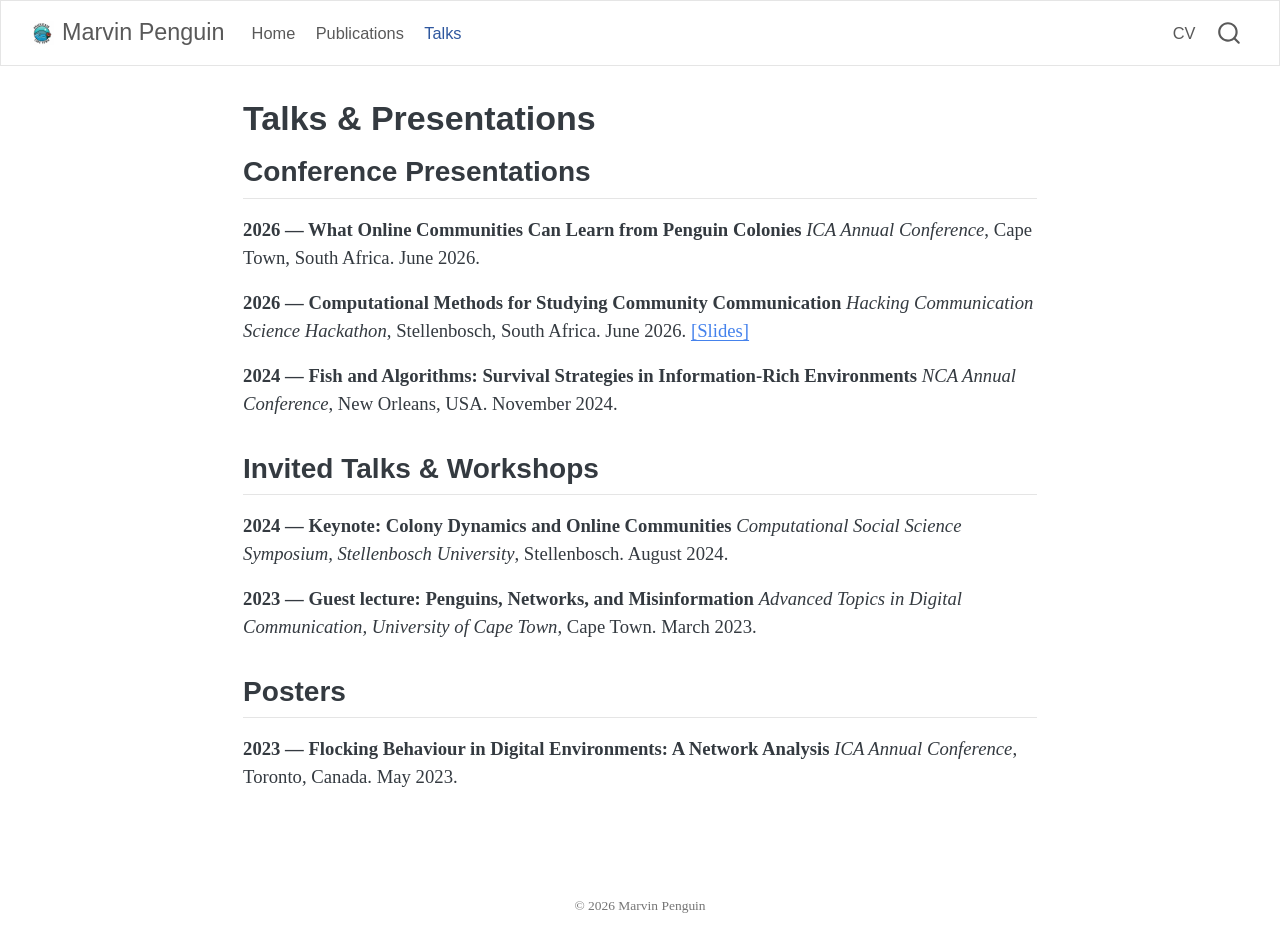
<file: talks.html>
<!DOCTYPE html>
<html xmlns="http://www.w3.org/1999/xhtml" lang="en" xml:lang="en"><head>

<meta charset="utf-8">
<meta name="generator" content="quarto-1.9.38">

<meta name="viewport" content="width=device-width, initial-scale=1.0, user-scalable=yes">


<title>Talks &amp; Presentations – Marvin Penguin</title>
<style>
/* Default styles provided by pandoc.
** See https://pandoc.org/MANUAL.html#variables-for-html for config info.
*/
code{white-space: pre-wrap;}
span.smallcaps{font-variant: small-caps;}
div.columns{display: flex; gap: min(4vw, 1.5em);}
div.column{flex: auto; overflow-x: auto;}
div.hanging-indent{margin-left: 1.5em; text-indent: -1.5em;}
ul.task-list{list-style: none;}
ul.task-list li input[type="checkbox"] {
  width: 0.8em;
  margin: 0 0.8em 0.2em -1em; /* quarto-specific, see https://github.com/quarto-dev/quarto-cli/issues/4556 */ 
  vertical-align: middle;
}
</style>


<script src="site_libs/quarto-nav/quarto-nav.js"></script>
<script src="site_libs/quarto-nav/headroom.min.js"></script>
<script src="site_libs/clipboard/clipboard.min.js"></script>
<script src="site_libs/quarto-search/autocomplete.umd.js"></script>
<script src="site_libs/quarto-search/fuse.min.js"></script>
<script src="site_libs/quarto-search/quarto-search.js"></script>
<meta name="quarto:offset" content="./">
<script src="site_libs/quarto-html/quarto.js" type="module"></script>
<script src="site_libs/quarto-html/tabsets/tabsets.js" type="module"></script>
<script src="site_libs/quarto-html/popper.min.js"></script>
<script src="site_libs/quarto-html/tippy.umd.min.js"></script>
<script src="site_libs/quarto-html/anchor.min.js"></script>
<link href="site_libs/quarto-html/tippy.css" rel="stylesheet">
<link href="site_libs/quarto-html/quarto-syntax-highlighting-15634bcf2e68342d4ad2dfa704d543f6.css" rel="stylesheet" id="quarto-text-highlighting-styles">
<script src="site_libs/bootstrap/bootstrap.min.js"></script>
<link href="site_libs/bootstrap/bootstrap-icons.css" rel="stylesheet">
<link href="site_libs/bootstrap/bootstrap-e03bc2ed0f64669534409784caf219a5.min.css" rel="stylesheet" append-hash="true" id="quarto-bootstrap" data-mode="light">
<script id="quarto-search-options" type="application/json">{
  "location": "navbar",
  "copy-button": false,
  "collapse-after": 3,
  "panel-placement": "end",
  "type": "overlay",
  "limit": 50,
  "keyboard-shortcut": [
    "f",
    "/",
    "s"
  ],
  "show-item-context": false,
  "language": {
    "search-no-results-text": "No results",
    "search-matching-documents-text": "matching documents",
    "search-copy-link-title": "Copy link to search",
    "search-hide-matches-text": "Hide additional matches",
    "search-more-match-text": "more match in this document",
    "search-more-matches-text": "more matches in this document",
    "search-clear-button-title": "Clear",
    "search-text-placeholder": "",
    "search-detached-cancel-button-title": "Cancel",
    "search-submit-button-title": "Submit",
    "search-label": "Search"
  }
}</script>


<link rel="stylesheet" href="styles.css">
</head>

<body class="nav-fixed fullcontent quarto-light">

<div id="quarto-search-results"></div>
  <header id="quarto-header" class="headroom fixed-top">
    <nav class="navbar navbar-expand-lg " data-bs-theme="dark">
      <div class="navbar-container container-fluid">
      <div class="navbar-brand-container mx-auto">
    <a href="./index.html" class="navbar-brand navbar-brand-logo">
    <img src="./logo.png" alt="" class="navbar-logo light-content">
    <img src="./logo.png" alt="" class="navbar-logo dark-content">
    </a>
    <a class="navbar-brand" href="./index.html">
    <span class="navbar-title">Marvin Penguin</span>
    </a>
  </div>
            <div id="quarto-search" class="" title="Search"></div>
          <button class="navbar-toggler" type="button" data-bs-toggle="collapse" data-bs-target="#navbarCollapse" aria-controls="navbarCollapse" role="menu" aria-expanded="false" aria-label="Toggle navigation" onclick="if (window.quartoToggleHeadroom) { window.quartoToggleHeadroom(); }">
  <span class="navbar-toggler-icon"></span>
</button>
          <div class="collapse navbar-collapse" id="navbarCollapse">
            <ul class="navbar-nav navbar-nav-scroll me-auto">
  <li class="nav-item">
    <a class="nav-link" href="./index.html"> 
<span class="menu-text">Home</span></a>
  </li>  
  <li class="nav-item">
    <a class="nav-link" href="./publications.html"> 
<span class="menu-text">Publications</span></a>
  </li>  
  <li class="nav-item">
    <a class="nav-link active" href="./talks.html" aria-current="page"> 
<span class="menu-text">Talks</span></a>
  </li>  
</ul>
            <ul class="navbar-nav navbar-nav-scroll ms-auto">
  <li class="nav-item">
    <a class="nav-link" href="./cv.html"> 
<span class="menu-text">CV</span></a>
  </li>  
</ul>
          </div> <!-- /navcollapse -->
            <div class="quarto-navbar-tools">
</div>
      </div> <!-- /container-fluid -->
    </nav>
</header>
<!-- content -->
<div id="quarto-content" class="quarto-container page-columns page-rows-contents page-layout-article page-navbar">
<!-- sidebar -->
<!-- margin-sidebar -->
    
<!-- main -->
<main class="content" id="quarto-document-content">

<header id="title-block-header" class="quarto-title-block default">
<div class="quarto-title">
<h1 class="title">Talks &amp; Presentations</h1>
</div>



<div class="quarto-title-meta">

    
  
    
  </div>
  


</header>


<section id="conference-presentations" class="level2">
<h2 class="anchored" data-anchor-id="conference-presentations">Conference Presentations</h2>
<p><strong>2026 — What Online Communities Can Learn from Penguin Colonies</strong> <em>ICA Annual Conference</em>, Cape Town, South Africa. June 2026.</p>
<p><strong>2026 — Computational Methods for Studying Community Communication</strong> <em>Hacking Communication Science Hackathon</em>, Stellenbosch, South Africa. June 2026. <a href="slides/hackathon2026.pdf">[Slides]</a> <!-- To link slides: create a slides/ folder in your repo root, add your PDF there,
     and update the filename above. Remove the [[Slides]] link if you don't have one. --></p>
<p><strong>2024 — Fish and Algorithms: Survival Strategies in Information-Rich Environments</strong> <em>NCA Annual Conference</em>, New Orleans, USA. November 2024.</p>
</section>
<section id="invited-talks-workshops" class="level2">
<h2 class="anchored" data-anchor-id="invited-talks-workshops">Invited Talks &amp; Workshops</h2>
<p><strong>2024 — Keynote: Colony Dynamics and Online Communities</strong> <em>Computational Social Science Symposium, Stellenbosch University</em>, Stellenbosch. August 2024.</p>
<p><strong>2023 — Guest lecture: Penguins, Networks, and Misinformation</strong> <em>Advanced Topics in Digital Communication, University of Cape Town</em>, Cape Town. March 2023.</p>
</section>
<section id="posters" class="level2">
<h2 class="anchored" data-anchor-id="posters">Posters</h2>
<p><strong>2023 — Flocking Behaviour in Digital Environments: A Network Analysis</strong> <em>ICA Annual Conference</em>, Toronto, Canada. May 2023.</p>


</section>

</main> <!-- /main -->
<script id="quarto-html-after-body" type="application/javascript">
  window.document.addEventListener("DOMContentLoaded", function (event) {
    const icon = "";
    const anchorJS = new window.AnchorJS();
    anchorJS.options = {
      placement: 'right',
      icon: icon
    };
    anchorJS.add('.anchored');
    const isCodeAnnotation = (el) => {
      for (const clz of el.classList) {
        if (clz.startsWith('code-annotation-')) {                     
          return true;
        }
      }
      return false;
    }
    const onCopySuccess = function(e) {
      // button target
      const button = e.trigger;
      // don't keep focus
      button.blur();
      // flash "checked"
      button.classList.add('code-copy-button-checked');
      var currentTitle = button.getAttribute("title");
      button.setAttribute("title", "Copied!");
      let tooltip;
      if (window.bootstrap) {
        button.setAttribute("data-bs-toggle", "tooltip");
        button.setAttribute("data-bs-placement", "left");
        button.setAttribute("data-bs-title", "Copied!");
        tooltip = new bootstrap.Tooltip(button, 
          { trigger: "manual", 
            customClass: "code-copy-button-tooltip",
            offset: [0, -8]});
        tooltip.show();    
      }
      setTimeout(function() {
        if (tooltip) {
          tooltip.hide();
          button.removeAttribute("data-bs-title");
          button.removeAttribute("data-bs-toggle");
          button.removeAttribute("data-bs-placement");
        }
        button.setAttribute("title", currentTitle);
        button.classList.remove('code-copy-button-checked');
      }, 1000);
      // clear code selection
      e.clearSelection();
    }
    const getTextToCopy = function(trigger) {
      const outerScaffold = trigger.parentElement.cloneNode(true);
      const codeEl = outerScaffold.querySelector('code');
      for (const childEl of codeEl.children) {
        if (isCodeAnnotation(childEl)) {
          childEl.remove();
        }
      }
      return codeEl.innerText;
    }
    const clipboard = new window.ClipboardJS('.code-copy-button:not([data-in-quarto-modal])', {
      text: getTextToCopy
    });
    clipboard.on('success', onCopySuccess);
    if (window.document.getElementById('quarto-embedded-source-code-modal')) {
      const clipboardModal = new window.ClipboardJS('.code-copy-button[data-in-quarto-modal]', {
        text: getTextToCopy,
        container: window.document.getElementById('quarto-embedded-source-code-modal')
      });
      clipboardModal.on('success', onCopySuccess);
    }
      var localhostRegex = new RegExp(/^(?:http|https):\/\/localhost\:?[0-9]*\//);
      var mailtoRegex = new RegExp(/^mailto:/);
        var filterRegex = new RegExp("https:\/\/FeLoe\.github\.io\/workshop-quarto-website\/");
      var isInternal = (href) => {
          return filterRegex.test(href) || localhostRegex.test(href) || mailtoRegex.test(href);
      }
      // Inspect non-navigation links and adorn them if external
     var links = window.document.querySelectorAll('a[href]:not(.nav-link):not(.navbar-brand):not(.toc-action):not(.sidebar-link):not(.sidebar-item-toggle):not(.pagination-link):not(.no-external):not([aria-hidden]):not(.dropdown-item):not(.quarto-navigation-tool):not(.about-link)');
      for (var i=0; i<links.length; i++) {
        const link = links[i];
        if (!isInternal(link.href)) {
          // undo the damage that might have been done by quarto-nav.js in the case of
          // links that we want to consider external
          if (link.dataset.originalHref !== undefined) {
            link.href = link.dataset.originalHref;
          }
        }
      }
    function tippyHover(el, contentFn, onTriggerFn, onUntriggerFn) {
      const config = {
        allowHTML: true,
        maxWidth: 500,
        delay: 100,
        arrow: false,
        appendTo: function(el) {
            return el.parentElement;
        },
        interactive: true,
        interactiveBorder: 10,
        theme: 'quarto',
        placement: 'bottom-start',
      };
      if (contentFn) {
        config.content = contentFn;
      }
      if (onTriggerFn) {
        config.onTrigger = onTriggerFn;
      }
      if (onUntriggerFn) {
        config.onUntrigger = onUntriggerFn;
      }
      window.tippy(el, config); 
    }
    const noterefs = window.document.querySelectorAll('a[role="doc-noteref"]');
    for (var i=0; i<noterefs.length; i++) {
      const ref = noterefs[i];
      tippyHover(ref, function() {
        // use id or data attribute instead here
        let href = ref.getAttribute('data-footnote-href') || ref.getAttribute('href');
        try { href = new URL(href).hash; } catch {}
        const id = href.replace(/^#\/?/, "");
        const note = window.document.getElementById(id);
        if (note) {
          return note.innerHTML;
        } else {
          return "";
        }
      });
    }
    const xrefs = window.document.querySelectorAll('a.quarto-xref');
    const processXRef = (id, note) => {
      // Strip column container classes
      const stripColumnClz = (el) => {
        el.classList.remove("page-full", "page-columns");
        if (el.children) {
          for (const child of el.children) {
            stripColumnClz(child);
          }
        }
      }
      stripColumnClz(note)
      if (id === null || id.startsWith('sec-')) {
        // Special case sections, only their first couple elements
        const container = document.createElement("div");
        if (note.children && note.children.length > 2) {
          container.appendChild(note.children[0].cloneNode(true));
          for (let i = 1; i < note.children.length; i++) {
            const child = note.children[i];
            if (child.tagName === "P" && child.innerText === "") {
              continue;
            } else {
              container.appendChild(child.cloneNode(true));
              break;
            }
          }
          if (window.Quarto?.typesetMath) {
            window.Quarto.typesetMath(container);
          }
          return container.innerHTML
        } else {
          if (window.Quarto?.typesetMath) {
            window.Quarto.typesetMath(note);
          }
          return note.innerHTML;
        }
      } else {
        // Remove any anchor links if they are present
        const anchorLink = note.querySelector('a.anchorjs-link');
        if (anchorLink) {
          anchorLink.remove();
        }
        if (window.Quarto?.typesetMath) {
          window.Quarto.typesetMath(note);
        }
        if (note.classList.contains("callout")) {
          return note.outerHTML;
        } else {
          return note.innerHTML;
        }
      }
    }
    for (var i=0; i<xrefs.length; i++) {
      const xref = xrefs[i];
      tippyHover(xref, undefined, function(instance) {
        instance.disable();
        let url = xref.getAttribute('href');
        let hash = undefined; 
        if (url.startsWith('#')) {
          hash = url;
        } else {
          try { hash = new URL(url).hash; } catch {}
        }
        if (hash) {
          const id = hash.replace(/^#\/?/, "");
          const note = window.document.getElementById(id);
          if (note !== null) {
            try {
              const html = processXRef(id, note.cloneNode(true));
              instance.setContent(html);
            } finally {
              instance.enable();
              instance.show();
            }
          } else {
            // See if we can fetch this
            fetch(url.split('#')[0])
            .then(res => res.text())
            .then(html => {
              const parser = new DOMParser();
              const htmlDoc = parser.parseFromString(html, "text/html");
              const note = htmlDoc.getElementById(id);
              if (note !== null) {
                const html = processXRef(id, note);
                instance.setContent(html);
              } 
            }).finally(() => {
              instance.enable();
              instance.show();
            });
          }
        } else {
          // See if we can fetch a full url (with no hash to target)
          // This is a special case and we should probably do some content thinning / targeting
          fetch(url)
          .then(res => res.text())
          .then(html => {
            const parser = new DOMParser();
            const htmlDoc = parser.parseFromString(html, "text/html");
            const note = htmlDoc.querySelector('main.content');
            if (note !== null) {
              // This should only happen for chapter cross references
              // (since there is no id in the URL)
              // remove the first header
              if (note.children.length > 0 && note.children[0].tagName === "HEADER") {
                note.children[0].remove();
              }
              const html = processXRef(null, note);
              instance.setContent(html);
            } 
          }).finally(() => {
            instance.enable();
            instance.show();
          });
        }
      }, function(instance) {
      });
    }
        let selectedAnnoteEl;
        const selectorForAnnotation = ( cell, annotation) => {
          let cellAttr = 'data-code-cell="' + cell + '"';
          let lineAttr = 'data-code-annotation="' +  annotation + '"';
          const selector = 'span[' + cellAttr + '][' + lineAttr + ']';
          return selector;
        }
        const selectCodeLines = (annoteEl) => {
          const doc = window.document;
          const targetCell = annoteEl.getAttribute("data-target-cell");
          const targetAnnotation = annoteEl.getAttribute("data-target-annotation");
          const annoteSpan = window.document.querySelector(selectorForAnnotation(targetCell, targetAnnotation));
          const lines = annoteSpan.getAttribute("data-code-lines").split(",");
          const lineIds = lines.map((line) => {
            return targetCell + "-" + line;
          })
          let top = null;
          let height = null;
          let parent = null;
          if (lineIds.length > 0) {
              //compute the position of the single el (top and bottom and make a div)
              const el = window.document.getElementById(lineIds[0]);
              top = el.offsetTop;
              height = el.offsetHeight;
              parent = el.parentElement.parentElement;
            if (lineIds.length > 1) {
              const lastEl = window.document.getElementById(lineIds[lineIds.length - 1]);
              const bottom = lastEl.offsetTop + lastEl.offsetHeight;
              height = bottom - top;
            }
            if (top !== null && height !== null && parent !== null) {
              // cook up a div (if necessary) and position it 
              let div = window.document.getElementById("code-annotation-line-highlight");
              if (div === null) {
                div = window.document.createElement("div");
                div.setAttribute("id", "code-annotation-line-highlight");
                div.style.position = 'absolute';
                parent.appendChild(div);
              }
              div.style.top = top - 2 + "px";
              div.style.height = height + 4 + "px";
              div.style.left = 0;
              let gutterDiv = window.document.getElementById("code-annotation-line-highlight-gutter");
              if (gutterDiv === null) {
                gutterDiv = window.document.createElement("div");
                gutterDiv.setAttribute("id", "code-annotation-line-highlight-gutter");
                gutterDiv.style.position = 'absolute';
                const codeCell = window.document.getElementById(targetCell);
                const gutter = codeCell.querySelector('.code-annotation-gutter');
                gutter.appendChild(gutterDiv);
              }
              gutterDiv.style.top = top - 2 + "px";
              gutterDiv.style.height = height + 4 + "px";
            }
            selectedAnnoteEl = annoteEl;
          }
        };
        const unselectCodeLines = () => {
          const elementsIds = ["code-annotation-line-highlight", "code-annotation-line-highlight-gutter"];
          elementsIds.forEach((elId) => {
            const div = window.document.getElementById(elId);
            if (div) {
              div.remove();
            }
          });
          selectedAnnoteEl = undefined;
        };
          // Handle positioning of the toggle
      window.addEventListener(
        "resize",
        throttle(() => {
          elRect = undefined;
          if (selectedAnnoteEl) {
            selectCodeLines(selectedAnnoteEl);
          }
        }, 10)
      );
      function throttle(fn, ms) {
      let throttle = false;
      let timer;
        return (...args) => {
          if(!throttle) { // first call gets through
              fn.apply(this, args);
              throttle = true;
          } else { // all the others get throttled
              if(timer) clearTimeout(timer); // cancel #2
              timer = setTimeout(() => {
                fn.apply(this, args);
                timer = throttle = false;
              }, ms);
          }
        };
      }
        // Attach click handler to the DT
        const annoteDls = window.document.querySelectorAll('dt[data-target-cell]');
        for (const annoteDlNode of annoteDls) {
          annoteDlNode.addEventListener('click', (event) => {
            const clickedEl = event.target;
            if (clickedEl !== selectedAnnoteEl) {
              unselectCodeLines();
              const activeEl = window.document.querySelector('dt[data-target-cell].code-annotation-active');
              if (activeEl) {
                activeEl.classList.remove('code-annotation-active');
              }
              selectCodeLines(clickedEl);
              clickedEl.classList.add('code-annotation-active');
            } else {
              // Unselect the line
              unselectCodeLines();
              clickedEl.classList.remove('code-annotation-active');
            }
          });
        }
    const findCites = (el) => {
      const parentEl = el.parentElement;
      if (parentEl) {
        const cites = parentEl.dataset.cites;
        if (cites) {
          return {
            el,
            cites: cites.split(' ')
          };
        } else {
          return findCites(el.parentElement)
        }
      } else {
        return undefined;
      }
    };
    var bibliorefs = window.document.querySelectorAll('a[role="doc-biblioref"]');
    for (var i=0; i<bibliorefs.length; i++) {
      const ref = bibliorefs[i];
      const citeInfo = findCites(ref);
      if (citeInfo) {
        tippyHover(citeInfo.el, function() {
          var popup = window.document.createElement('div');
          citeInfo.cites.forEach(function(cite) {
            var citeDiv = window.document.createElement('div');
            citeDiv.classList.add('hanging-indent');
            citeDiv.classList.add('csl-entry');
            var biblioDiv = window.document.getElementById('ref-' + cite);
            if (biblioDiv) {
              citeDiv.innerHTML = biblioDiv.innerHTML;
            }
            popup.appendChild(citeDiv);
          });
          return popup.innerHTML;
        });
      }
    }
  });
  </script>
</div> <!-- /content -->
<footer class="footer">
  <div class="nav-footer">
    <div class="nav-footer-left">
      &nbsp;
    </div>   
    <div class="nav-footer-center">
<p>© 2026 Marvin Penguin</p>
</div>
    <div class="nav-footer-right">
      &nbsp;
    </div>
  </div>
</footer>




</body></html>
</file>
<file: site_libs/quarto-html/tippy.css>
.tippy-box[data-animation=fade][data-state=hidden]{opacity:0}[data-tippy-root]{max-width:calc(100vw - 10px)}.tippy-box{position:relative;background-color:#333;color:#fff;border-radius:4px;font-size:14px;line-height:1.4;white-space:normal;outline:0;transition-property:transform,visibility,opacity}.tippy-box[data-placement^=top]>.tippy-arrow{bottom:0}.tippy-box[data-placement^=top]>.tippy-arrow:before{bottom:-7px;left:0;border-width:8px 8px 0;border-top-color:initial;transform-origin:center top}.tippy-box[data-placement^=bottom]>.tippy-arrow{top:0}.tippy-box[data-placement^=bottom]>.tippy-arrow:before{top:-7px;left:0;border-width:0 8px 8px;border-bottom-color:initial;transform-origin:center bottom}.tippy-box[data-placement^=left]>.tippy-arrow{right:0}.tippy-box[data-placement^=left]>.tippy-arrow:before{border-width:8px 0 8px 8px;border-left-color:initial;right:-7px;transform-origin:center left}.tippy-box[data-placement^=right]>.tippy-arrow{left:0}.tippy-box[data-placement^=right]>.tippy-arrow:before{left:-7px;border-width:8px 8px 8px 0;border-right-color:initial;transform-origin:center right}.tippy-box[data-inertia][data-state=visible]{transition-timing-function:cubic-bezier(.54,1.5,.38,1.11)}.tippy-arrow{width:16px;height:16px;color:#333}.tippy-arrow:before{content:"";position:absolute;border-color:transparent;border-style:solid}.tippy-content{position:relative;padding:5px 9px;z-index:1}
</file>
<file: site_libs/quarto-html/quarto-syntax-highlighting-15634bcf2e68342d4ad2dfa704d543f6.css>
/* quarto syntax highlight colors */
:root {
  --quarto-hl-ot-color: #003B4F;
  --quarto-hl-at-color: #657422;
  --quarto-hl-ss-color: #20794D;
  --quarto-hl-an-color: #5E5E5E;
  --quarto-hl-fu-color: #4758AB;
  --quarto-hl-st-color: #20794D;
  --quarto-hl-cf-color: #003B4F;
  --quarto-hl-op-color: #5E5E5E;
  --quarto-hl-er-color: #AD0000;
  --quarto-hl-bn-color: #AD0000;
  --quarto-hl-al-color: #AD0000;
  --quarto-hl-va-color: #111111;
  --quarto-hl-bu-color: inherit;
  --quarto-hl-ex-color: inherit;
  --quarto-hl-pp-color: #AD0000;
  --quarto-hl-in-color: #5E5E5E;
  --quarto-hl-vs-color: #20794D;
  --quarto-hl-wa-color: #5E5E5E;
  --quarto-hl-do-color: #5E5E5E;
  --quarto-hl-im-color: #00769E;
  --quarto-hl-ch-color: #20794D;
  --quarto-hl-dt-color: #AD0000;
  --quarto-hl-fl-color: #AD0000;
  --quarto-hl-co-color: #5E5E5E;
  --quarto-hl-cv-color: #5E5E5E;
  --quarto-hl-cn-color: #8f5902;
  --quarto-hl-sc-color: #5E5E5E;
  --quarto-hl-dv-color: #AD0000;
  --quarto-hl-kw-color: #003B4F;
}

/* other quarto variables */
:root {
  --quarto-font-monospace: SFMono-Regular, Menlo, Monaco, Consolas, "Liberation Mono", "Courier New", monospace;
}

/* syntax highlight based on Pandoc's rules */
pre > code.sourceCode > span {
  color: #003B4F;
}

code.sourceCode > span {
  color: #003B4F;
}

div.sourceCode,
div.sourceCode pre.sourceCode {
  color: #003B4F;
}

/* Normal */
code span {
  color: #003B4F;
}

/* Alert */
code span.al {
  color: #AD0000;
  font-style: inherit;
}

/* Annotation */
code span.an {
  color: #5E5E5E;
  font-style: inherit;
}

/* Attribute */
code span.at {
  color: #657422;
  font-style: inherit;
}

/* BaseN */
code span.bn {
  color: #AD0000;
  font-style: inherit;
}

/* BuiltIn */
code span.bu {
  font-style: inherit;
}

/* ControlFlow */
code span.cf {
  color: #003B4F;
  font-weight: bold;
  font-style: inherit;
}

/* Char */
code span.ch {
  color: #20794D;
  font-style: inherit;
}

/* Constant */
code span.cn {
  color: #8f5902;
  font-style: inherit;
}

/* Comment */
code span.co {
  color: #5E5E5E;
  font-style: inherit;
}

/* CommentVar */
code span.cv {
  color: #5E5E5E;
  font-style: italic;
}

/* Documentation */
code span.do {
  color: #5E5E5E;
  font-style: italic;
}

/* DataType */
code span.dt {
  color: #AD0000;
  font-style: inherit;
}

/* DecVal */
code span.dv {
  color: #AD0000;
  font-style: inherit;
}

/* Error */
code span.er {
  color: #AD0000;
  font-style: inherit;
}

/* Extension */
code span.ex {
  font-style: inherit;
}

/* Float */
code span.fl {
  color: #AD0000;
  font-style: inherit;
}

/* Function */
code span.fu {
  color: #4758AB;
  font-style: inherit;
}

/* Import */
code span.im {
  color: #00769E;
  font-style: inherit;
}

/* Information */
code span.in {
  color: #5E5E5E;
  font-style: inherit;
}

/* Keyword */
code span.kw {
  color: #003B4F;
  font-weight: bold;
  font-style: inherit;
}

/* Operator */
code span.op {
  color: #5E5E5E;
  font-style: inherit;
}

/* Other */
code span.ot {
  color: #003B4F;
  font-style: inherit;
}

/* Preprocessor */
code span.pp {
  color: #AD0000;
  font-style: inherit;
}

/* SpecialChar */
code span.sc {
  color: #5E5E5E;
  font-style: inherit;
}

/* SpecialString */
code span.ss {
  color: #20794D;
  font-style: inherit;
}

/* String */
code span.st {
  color: #20794D;
  font-style: inherit;
}

/* Variable */
code span.va {
  color: #111111;
  font-style: inherit;
}

/* VerbatimString */
code span.vs {
  color: #20794D;
  font-style: inherit;
}

/* Warning */
code span.wa {
  color: #5E5E5E;
  font-style: italic;
}

.prevent-inlining {
  content: "</";
}

/*# sourceMappingURL=f23921c56f73e400b49028c9186a1aa0.css.map */
</file>
<file: styles.css>
/* Optional: small tweaks — the theme already looks good without this */

/* Slightly tighter body width on large screens */
.content-container {
  max-width: 860px;
}

/* Make the about/profile section a bit more compact */
.quarto-about-jolla .about-image {
  max-width: 180px;
}
</file>
